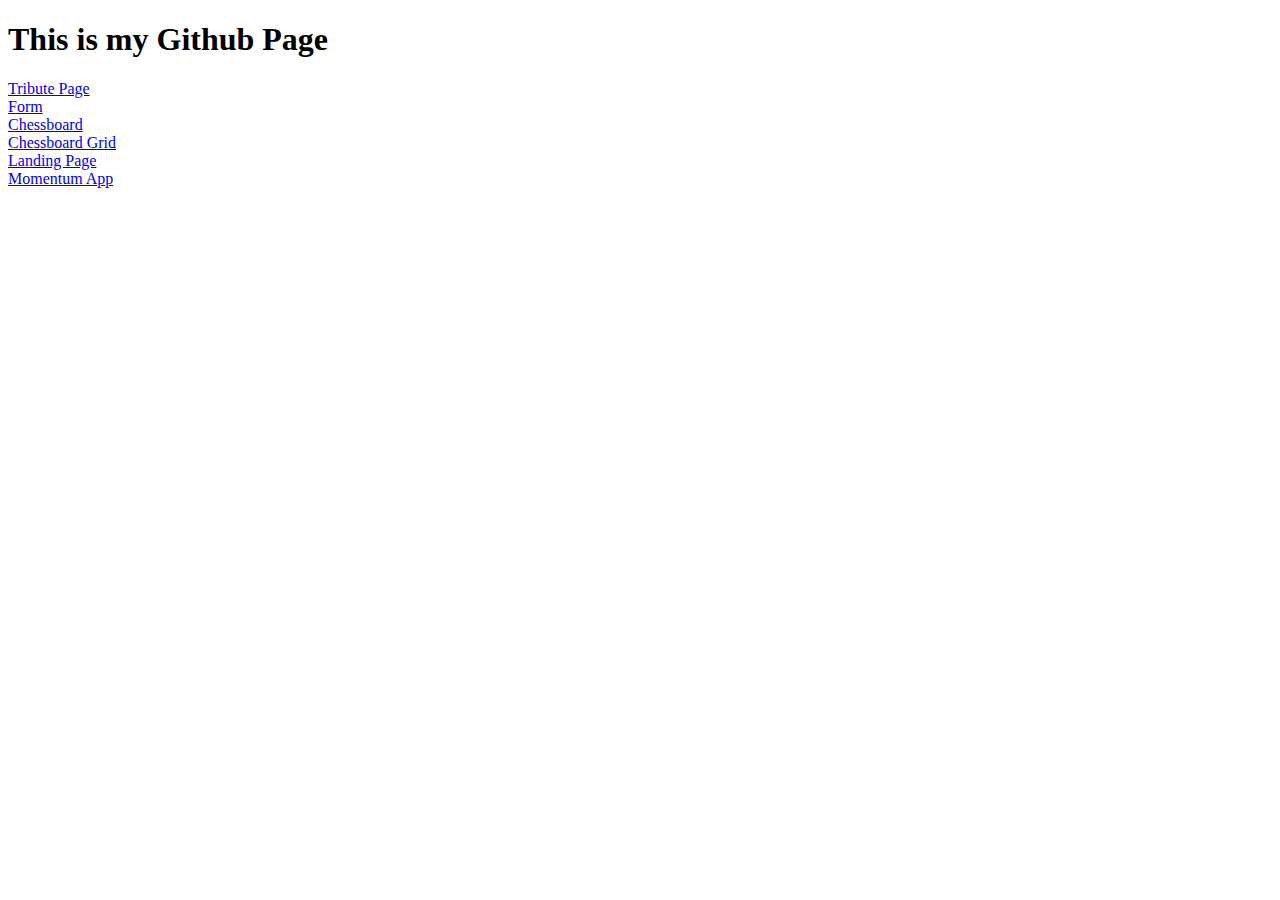
<file: index.html>
<!DOCTYPE html>
<html lang="en">
<head>
  <meta charset="UTF-8">
  <meta http-equiv="X-UA-Compatible" content="IE=edge">
  <meta name="viewport" content="width=device-width, initial-scale=1.0">
  <title>Activities</title>
</head>
<body>
  <h1>This is my Github Page</h1>
  <a href="./tribute-page/index.html">Tribute Page</a><br>
  <a href="./form/index.html">Form</a><br>
  <a href="./chess/index.html">Chessboard</a><br>
  <a href="./chess/grid.html">Chessboard Grid</a><br>
  <a href="./landing-page/index.html">Landing Page</a><br>
  <a href="./momentumApp/index.html">Momentum App</a><br>
</body>
</html>
</file>
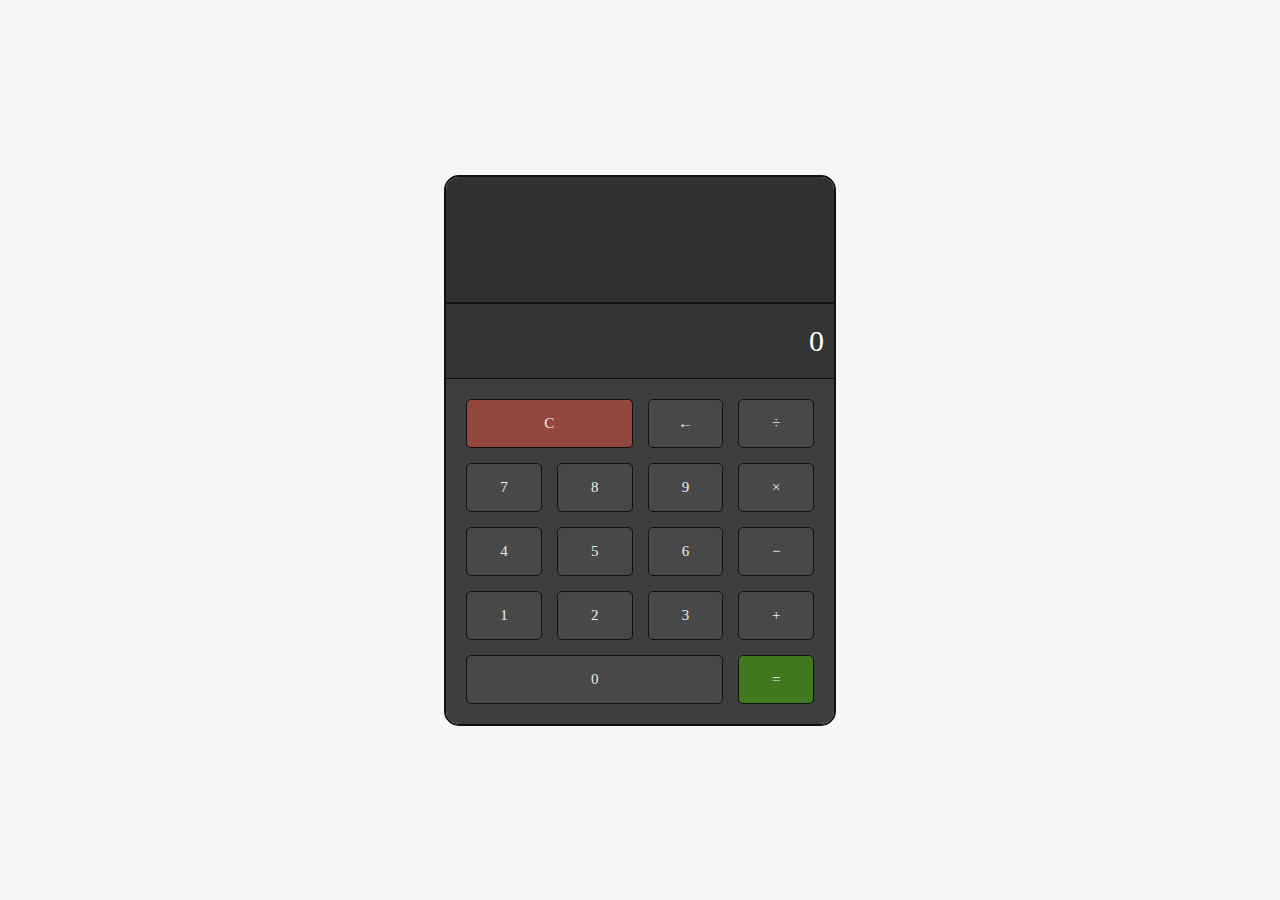
<file: calculator/index.html>
<!DOCTYPE html>
<html lang="en">
    <head>
        <meta charset="UTF-8">
        <meta name="viewport" content="width=device-width, initial-scale=1">
        <title>Calculator</title>

        <link href="https://fonts.googleapis.com/css2?family=Open+Sans:wght@300;400;600;700;800&display=swap" rel="stylesheet">
        <link href="style.css" rel="stylesheet">
        <script defer src="script.js"></script>
    </head>
    <body>
        <div class="calculator">
            <div id="history-panel"></div>
            <input type="text" id="field" value="0" readonly>
            <div class="calculator-buttons">
                <button id="clear-btn" class="tiles">C</button>
                <button id="backspace" class="tiles">&#8592;</button>
                <button class="number">&divide;</button>
                <button class="number">7</button>
                <button class="number">8</button>
                <button class="number">9</button>
                <button class="number">&times;</button>
                <button class="number">4</button>
                <button class="number">5</button>
                <button class="number">6</button>
                <button class="number">&minus;</button>
            
                <button class="number">1</button>
                <button class="number">2</button>
                <button class="number">3</button>
                <button class="number">&plus;</button>
                <button class="number is-zero">0</button>
                <button id="equals-btn" class="tiles">&equals;</button>
            </div>
        </div>
    </body>
</html>
</file>
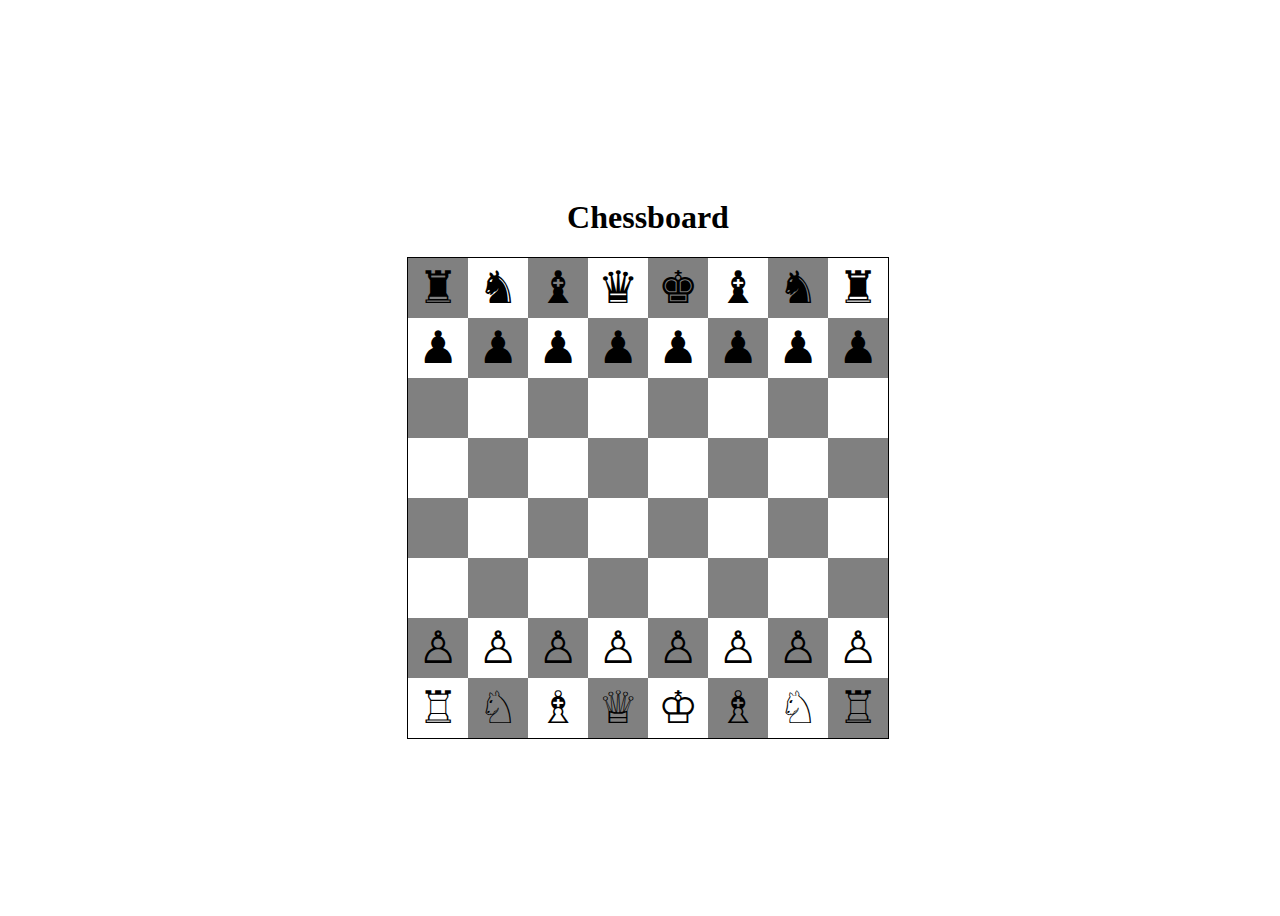
<file: chess/index.html>
<!DOCTYPE html>
<html lang="en">
<head>
  <meta charset="UTF-8">
  <meta http-equiv="X-UA-Compatible" content="IE=edge">
  <meta name="viewport" content="width=device-width, initial-scale=1.0">
  <!-- Main CSS -->
  <link rel="stylesheet" href="main.css">
  <title>Document</title>
</head>
<body>
  <h1>Chessboard</h1>
  <div class="board">
    <!-- Row 1 -->
    <div class="cell gray">&#9820;</div>
    <div class="cell">&#9822;</div>
    <div class="cell gray">&#9821;</div>
    <div class="cell">&#9819;</div>
    <div class="cell gray">&#9818;</div>
    <div class="cell">&#9821;</div>
    <div class="cell gray">&#9822;</div>
    <div class="cell">&#9820;</div>
    <!-- Row 2 -->
    <div class="cell">&#9823;</div>
    <div class="cell gray">&#9823;</div>
    <div class="cell">&#9823;</div>
    <div class="cell gray">&#9823;</div>
    <div class="cell">&#9823;</div>
    <div class="cell gray">&#9823;</div>
    <div class="cell">&#9823;</div>
    <div class="cell gray">&#9823;</div>
    <!-- Row 3 -->
    <div class="cell gray"></div>
    <div class="cell"></div>
    <div class="cell gray"></div>
    <div class="cell"></div>
    <div class="cell gray"></div>
    <div class="cell"></div>
    <div class="cell gray"></div>
    <div class="cell"></div>
    <!-- Row 4 -->
    <div class="cell"></div>
    <div class="cell gray"></div>
    <div class="cell"></div>
    <div class="cell gray"></div>
    <div class="cell"></div>
    <div class="cell gray"></div>
    <div class="cell"></div>
    <div class="cell gray"></div>
    <!-- Row 5 -->
    <div class="cell gray"></div>
    <div class="cell"></div>
    <div class="cell gray"></div>
    <div class="cell"></div>
    <div class="cell gray"></div>
    <div class="cell"></div>
    <div class="cell gray"></div>
    <div class="cell"></div>
    <!-- Row 6 -->
    <div class="cell"></div>
    <div class="cell gray"></div>
    <div class="cell"></div>
    <div class="cell gray"></div>
    <div class="cell"></div>
    <div class="cell gray"></div>
    <div class="cell"></div>
    <div class="cell gray"></div>
    <!-- Row 7 -->
    <div class="cell gray">&#9817;</div>
    <div class="cell">&#9817;</div>
    <div class="cell gray">&#9817;</div>
    <div class="cell">&#9817;</div>
    <div class="cell gray">&#9817;</div>
    <div class="cell">&#9817;</div>
    <div class="cell gray">&#9817;</div>
    <div class="cell">&#9817;</div>
    <!-- Row 8 -->
    <div class="cell">&#9814;</div>
    <div class="cell gray">&#9816;</div>
    <div class="cell">&#9815;</div>
    <div class="cell gray">&#9813;</div>
    <div class="cell">&#9812;</div>
    <div class="cell gray">&#9815;</div>
    <div class="cell">&#9816;</div>
    <div class="cell gray">&#9814;</div>
  </div>
</body>
</html>
</file>
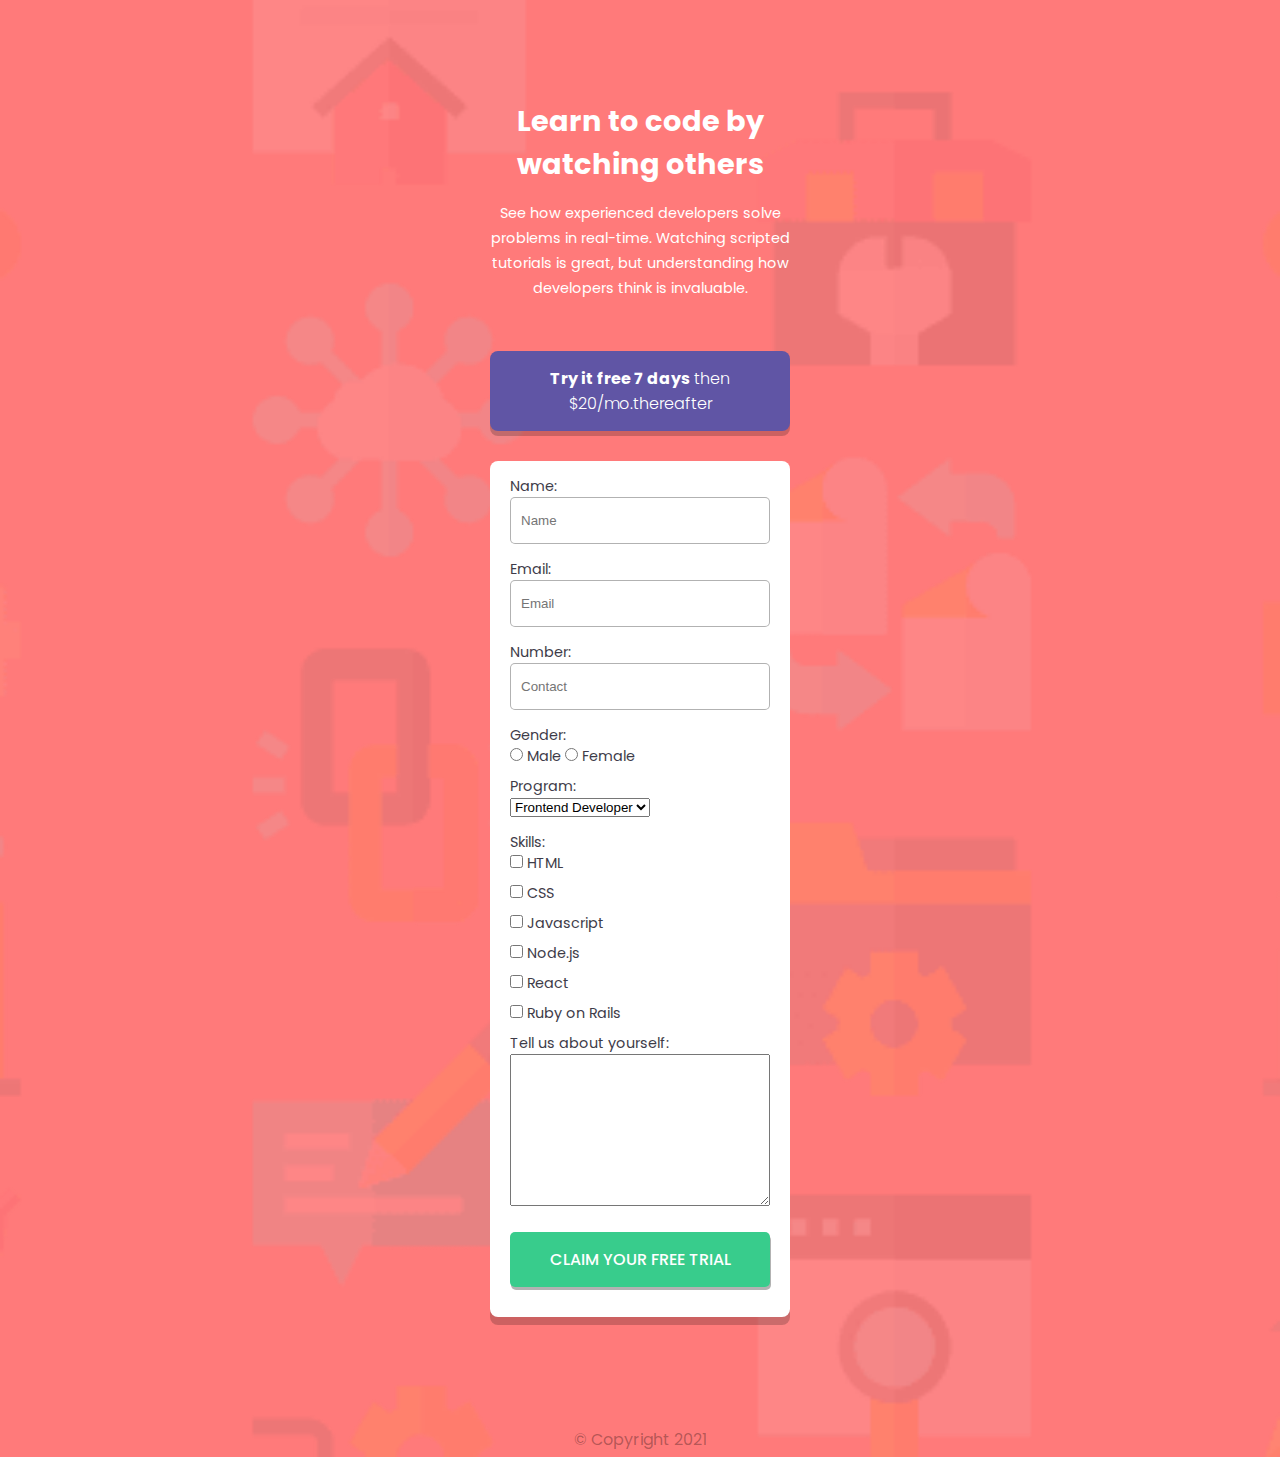
<file: form/index.html>
<!DOCTYPE html>
<html lang="en">
<head>
  <meta charset="UTF-8">
  <meta http-equiv="X-UA-Compatible" content="IE=edge">
  <meta name="viewport" content="width=device-width, initial-scale=1.0">
  <!-- Main CSS -->
  <link rel="stylesheet" href="main.css">
  <!-- Google Fonts -->
  <link rel="preconnect" href="https://fonts.googleapis.com">
  <link rel="preconnect" href="https://fonts.gstatic.com" crossorigin>
  <link href="https://fonts.googleapis.com/css2?family=Poppins:wght@400;500;600;700&display=swap" rel="stylesheet">
  <title>Sign Up Form</title>
</head>
<body>
  <main>
    <!-- Left Side -->
    <div class="left">
      <h1 id="title" class="title">Learn to code by watching others</h1>
      <p id="description" class="description">
        See how experienced developers solve problems in real-time. Watching scripted tutorials is great, 
        but understanding how developers think is invaluable. 
      </p>
    </div>
    <!-- Right Side  -->
    <div class="right">
      <h3>
        <span>Try it free 7 days</span>
        then $20/mo.thereafter
      </h3>
      <div class="box">
        <form id="survey-form"  class="scrollbar" action="">
          <!-- Name -->
          <label id="name-label" for="name">Name:</label><br>
          <input id="name" type="text" placeholder="Name" required><br>
          <!-- Email -->
          <label for="email" id="email-label">Email:</label><br>
          <input type="email" id="email" placeholder="Email" required><br>
          <!-- Number -->
          <label for="number" id="number-label">Number:</label><br>
          <input type="number" id="number" placeholder="Contact" minlength="7" maxlength="12"  required><br>
          <!-- Gender -->
          <label for="">Gender:</label><br>
          <input type="radio" id="male" name="gender" value="male">
          <label for="male">Male</label>
          <input type="radio" id="female" name="gender" value="female">
          <label for="female">Female</label><br>
          <!-- Dropdown  -->
          <label for="program">Program:</label><br>
          <select name="program" id="dropdown">
            <option value="fend">Frontend Developer</option>
            <option value="bend">Backend Developer</option>
            <option value="fstack">Fullstack Developer</option>
          </select><br>
          <!-- Checkbox -->
          <label for="skills">Skills:</label><br>
          <input type="checkbox" id="html" value="html">
          <label for="html">HTML</label><br>
          <input type="checkbox" id="css" value="css">
          <label for="css">CSS</label><br>
          <input type="checkbox" id="js" value="js">
          <label for="js">Javascript</label><br>
          <input type="checkbox" id="node" value="node">
          <label for="node">Node.js</label><br>
          <input type="checkbox" id="react" value="react">
          <label for="react">React</label><br>
          <input type="checkbox" id="ror" value="ror">
          <label for="ror">Ruby on Rails</label><br>
          <!-- Textarea -->
          <label for="about">Tell us about yourself:</label><br>
          <textarea name="about" id="about" cols="30" rows="10"></textarea>
          <!-- Submit Button  -->
          <input id="submit" type="submit" value="Claim your free trial">
        </form>
      </div>
    </div>
  </main>
  <footer>&copy; Copyright 2021</footer>
</body>
</html>
</file>
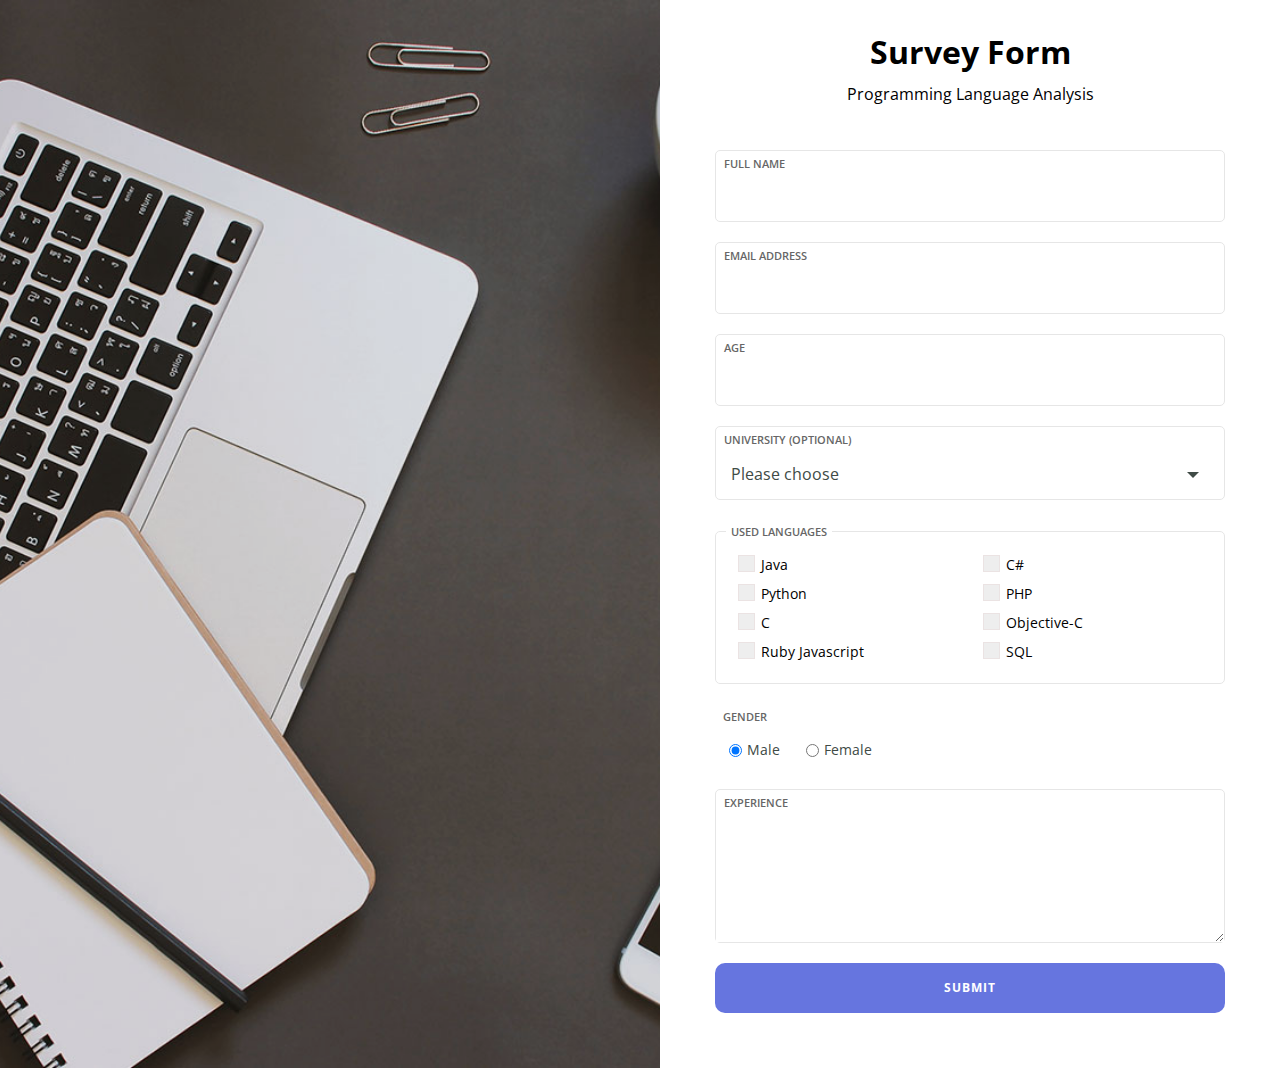
<file: survey-form/index.html>
<!DOCTYPE html>
<html lang="en">
    <head>
        <meta charset="utf-8">
        <title>Survey Form</title>
        <meta content="width=device-width, initial-scale=1.0" name="viewport">

        <link href="https://fonts.googleapis.com/css2?family=Open+Sans:wght@300;400;600;700;800&display=swap" rel="stylesheet">
        <link href="style.css" rel="stylesheet">
    </head>
    <body>
        <div id="overlay">
            <div id="overlay-content">
                <img src="loading.gif" alt="">
                <h3>Submitting entry, please wait for a while. . .</h3>
            </div>
        </div>
        <div class="container">
            <div class="wrap-container">

                <!-- 3. As a user, I want to see a form with id="survey-form" -->
                <form id="survey-form" name="survey" class="form" action="form-display.html" method="GET">
                    <div class="header-info">
                        <!-- 1. As a user, I want to see a title with id="title" in H1 sized text -->
                        <h1 id="title">Survey Form</h1>

                        <!-- 2. As a user, I want to see a short explanation with id="description" in P sized text -->
                        <p id="description">Programming Language Analysis</p>
                    </div>

                    <!-- 10. For the name, email and number input fields inside the form I can see
                    corresponding labels that describes the purpose of each field with the
                    following ids: id="name-label", id="email-label", id="number-label" -->
                    <!-- 11. For the name, email and number fields, I want to see a placeholder text that gives me
                    a description or instructions for each field. -->
                    <div class="wrap" id="name-parent">
                        <label id="name-label" for="name">Full name</label>

                        <!-- 4. As a user, I want to be required to enter my name in a field with id="name".
                        (Inside form element) -->
                        <input onblur="onBlur('name-parent', 'name')" onfocus="focused('name-parent')" required class="field-focus" id="name" type="text" name="name" placeholder="">
                        <span class="focus-border">
                            <i></i>
                        </span>
                    </div>
                    <div class="wrap" id="email-parent">

                        <!-- 6. As a user, I want to see a validation error if I enter an email that is not formatted
                        correctly. -->
                        <label id="email-label" for="email">Email Address</label>

                        <!-- 5. As a user, I want to be required to enter my email in a field with id="email".
                        (Inside form element) - REQUIRED NOT YET IMPLEMENTED -->
                        <input onblur="onBlur('email-parent', 'email')" onfocus="focused('email-parent')" pattern="[a-zA-Z0-9.-_]{1,}@[a-zA-Z.-]{2,}[.]{1}[a-zA-Z]{2,}" required class="field-focus" id="email" type="email" name="email" placeholder="">
                        <span class="focus-border">
                            <i></i>
                        </span>
                    </div>
                    <div class="wrap" id="number-parent">
                        <label id="number-label" for="number">Age</label>

                        <!-- 7. As a user, I should be able to enter a number in a field with id="number" -->
                        <!-- 8. As a user, if I enter non-numbers in the number input, I want to see an HTML5 validation error -->
                        <!-- 9. As a user, if I enter numbers outside the range of the number input, which are defined
                        by the min and max attributes, I will see an HTML5 validation error -->
                        <input onblur="onBlur('number-parent', 'number')" onfocus="focused('number-parent')" required min="1" max="100" title="Age must be a number and only accepts from 1 to 100." pattern="^(100|[1-9][0-9]?)$" class="field-focus" id="number" type="text" name="age" placeholder="">
                        <span class="focus-border">
                            <i></i>
                        </span>
                    </div>

                    <!-- 12. Inside the form element, I want a select option from a dropdown that has a corresponding
                    id="dropdown" -->
                    <div class="wrap" id="select-parent">
                        <label class="field-label" for="dropdown">University (optional)</label>
                        <div class="custom-select field-focus">
                            <select id="dropdown" name="university">
                                <option value="0">Please choose</option>
                                <option value="University of Cebu - Banilad">University of Cebu - Banilad</option>
                                <option value="University of Lapu-Lapu Mandaue">University of Lapu-Lapu Mandaue</option>
                                <option value="Ateneo de Manila University">Ateneo de Manila University</option>
                                <option value="De La Salle University Manila">De La Salle University Manila</option>
                                <option value="Avion School">Avion School</option>
                            </select>
                        </div>  
                        <span class="focus-border">
                            <i></i>
                        </span>               
                    </div>

                    <!-- 14. Inside the form element, I want to select several fields from a series
                    of checkboxes, each of which must have a value attribute.-->
                    <div class="wrap no-border">
                        <fieldset class="group" id="checbox-parent"> 
                            <legend>USED LANGUAGES</legend> 
                            <ul class="checkbox"> 
                                <label class="container-checkbox">Java
                                    <input onchange="handleCheckbox()" name="language" type="checkbox" id="java"  value="java" type="checkbox">
                                    <span class="checkmark"></span>
                                </label>
                                <label class="container-checkbox">Python
                                    <input onchange="handleCheckbox()" name="language" id="python" value="python" type="checkbox">
                                    <span class="checkmark"></span>
                                </label>
                                <label class="container-checkbox">C
                                    <input onchange="handleCheckbox()" name="language" id="c" value="c" type="checkbox">
                                    <span class="checkmark"></span>
                                </label>
                                <label class="container-checkbox">Ruby Javascript
                                    <input onchange="handleCheckbox()" name="language" onchange="handleCheckbox()" id="ruby-javascript" value="ruby-javascript" type="checkbox">
                                    <span class="checkmark"></span>
                                </label>
                                <label class="container-checkbox">C#
                                    <input onchange="handleCheckbox()" name="language" id="c#" value="c#" type="checkbox">
                                    <span class="checkmark"></span>
                                </label>
                                <label class="container-checkbox">PHP
                                    <input onchange="handleCheckbox()" name="language" id="php" value="php" type="checkbox">
                                    <span class="checkmark"></span>
                                </label>
                                <label class="container-checkbox">Objective-C
                                    <input onchange="handleCheckbox()" name="language" id="objective-c" value="objective-c" type="checkbox">
                                    <span class="checkmark"></span>
                                </label>
                                <label class="container-checkbox">SQL
                                    <input onchange="handleCheckbox()" name="language" id="sql" value="sql" type="checkbox">
                                    <span class="checkmark"></span>
                                </label>
                            </ul> 
                        </fieldset> 
                    </div>

                    <!-- 13. Inside the form element, I want to select a field from one or more groups of radion buttons.
                    Each group should be grouped using the name attribute -->
                    <div class="wrap no-border">
                        <label class="field-label" for="gender">Gender</label>
                        <div id="genders">
                            <input checked id="male" value="male" type="radio" name="gender">
                            <label class="radio" for="male">Male</label>
                            <input id="female" value="female" type="radio" name="gender">
                            <label class="radio" for="female">Female</label>
                        </div>
                    </div>

                    <!-- 15. Inside the form element, I want to see a textarea at the end for additional comments. -->
                    <div class="wrap" id="comment-parent">
                        <label class="field-label" for="comment">Experience</label>
                        <textarea required onblur="onBlur('comment-parent', 'comment')" onfocus="focused('comment-parent')" class="field-focus" name="comment" id="comment" cols="30" rows="4" placeholder=""></textarea>
                        <span class="focus-border">
                            <i></i>
                        </span>
                    </div>

                    <!-- 16. Inside the form element, I want to see a button with id="submit" to submit all my inputs -->
                    <!-- 17. I can submit my inputsto the address bar -->
                    <button type="submit" id="submit">Submit</button>
                </form>
                <div class="container-img">
                </div>
            </div>
        </div>
    </body>
<script>
let x, i, j, l, ll, selElmnt, a, b, c, y

/* Look for any elements with the class "custom-select" */
x = document.getElementsByClassName("custom-select")
l = x.length;
for (i = 0; i < l; i++) {
    selElmnt = x[i].getElementsByTagName("select")[0]
    ll = selElmnt.length

    /* For each element, create a new div that will act as the selected item */

    a = document.createElement("div")
    a.setAttribute("class", "select-selected")
    a.innerHTML = selElmnt.options[selElmnt.selectedIndex].innerHTML;
    x[i].appendChild(a)
    
    /* For each element, create a new DIV that will contain the option list */
    b = document.createElement("div")
    b.setAttribute("class", "select-items select-hide")
    for (j = 1; j < ll; j++) {

        /* For each option in the original select element,
        create a new DIV that will act as an option item */
        c = document.createElement("DIV")
        c.innerHTML = selElmnt.options[j].innerHTML
        c.addEventListener("click", function(e) {
            /* When an item is clicked, update the original select box,
            and the selected item */
            let i, k, s, h, sl, yl
            s = this.parentNode.parentNode.getElementsByTagName("select")[0]
            sl = s.length
            h = this.parentNode.previousSibling
            for (i = 0; i < sl; i++) {
                if (s.options[i].innerHTML == this.innerHTML) {
                    s.selectedIndex = i
                    h.innerHTML = this.innerHTML
                    y = this.parentNode.getElementsByClassName("same-as-selected")
                    yl = y.length

                    for (k = 0; k < yl; k++) {
                        y[k].removeAttribute("class")
                    }
                    
                    this.setAttribute("class", "same-as-selected")
                    break
                }
            }
            h.click()
        })
        b.appendChild(c)
    }
    x[i].appendChild(b)
    a.addEventListener("click", function(e) {

        /* When the select box is clicked, close any other select boxes,
        and open/close the current select box */
        e.stopPropagation()
        closeAllSelect(this)
        this.nextSibling.classList.toggle("select-hide")
        this.classList.toggle("select-arrow-active")
    })
}

function closeAllSelect(elmnt) {

    /* A function that will close all select boxes in the document,
    except the current select box */
    let x, y, i, xl, yl, arrNo = []
    x = document.getElementsByClassName("select-items")
    y = document.getElementsByClassName("select-selected")
    xl = x.length
    yl = y.length

    for (i = 0; i < yl; i++) {
        if (elmnt == y[i]) {
            arrNo.push(i)
        } else {
            y[i].classList.remove("select-arrow-active")
        }
    }

    for (i = 0; i < xl; i++) {
        if (arrNo.indexOf(i)) {
            x[i].classList.add("select-hide")
        }
    }
}

function handleSubmit (e) {
    e.preventDefault()
    surveyForm.reportValidity()

    validateInputField()
    validateChexbox()
    validateTextarea()

    if (surveyForm.reportValidity() && selected) {
        let overlay = document.getElementById('overlay')

        overlay.style.display = 'block'

        setTimeout(function () {
            overlay.style.display = 'none'
            HTMLFormElement.prototype.submit.call(surveyForm)
            surveyForm.reset()
        }, 4000)
    }
}

function validateInputField () {
    let inputs = document.querySelectorAll('input')
    
    for (let i = 0; i < inputs.length; i++) {
        let parent = document.getElementById(inputs[i].id).parentElement
        if (inputs[i].validity.valueMissing || !inputs[i].validity.valid) {
            parent.style.border = '1px solid red !important'
            inputs[i].focus()
        }
    }
}

function validateTextarea () {
    let comment = document.getElementById('comment')
    let parent = document.getElementById('comment-parent')
    
    if (!comment.validity.valid) {
        comment.focus()
        parent.style.border = '1px solid red !important'
    }
}

function validateChexbox () {
    let parent = document.getElementById('checbox-parent')

    for (let i = 0; i < checkboxes.length; i++) {
        if (checkboxes[i].checked) {
            selected = true
            break
        } else {
            selected = false
        }
    }
    
    if (!selected) {
        parent.style.border = '1px solid red'
    } else {
        parent.style.border = '1px solid #e6e6e6'
    }
}

function focused (parent) {
    document.getElementById(parent).style.border = 'none'
}

function onBlur (parent, elem) {
    document.getElementById(parent).style.border = '1px solid #e6e6e6'

    if (!document.getElementById(elem).validity.valid) {
        document.getElementById(parent).style.border = '1px solid red'
    } else {
        document.getElementById(parent).style.border = '1px solid #6675df'
    }
}

function handleCheckbox () {
    let parent = document.getElementById('checbox-parent')
    
    for (let i = 0; i < checkboxes.length; i++) {
        if (checkboxes[i].checked) {
            parent.style.border = '1px solid #e6e6e6'
            break
        } else {
            ctr++
        }
    }

    if (ctr == 8) {
        parent.style.border = '1px solid red'
    }
}

let ctr = 0
let surveyForm = document.forms.survey
let submit = document.getElementById('submit')
let checkboxes = document.querySelectorAll('input[type=checkbox]')
let selected = false

document.addEventListener('click', closeAllSelect)
submit.addEventListener('click', handleSubmit)
</script>
</html>
</file>
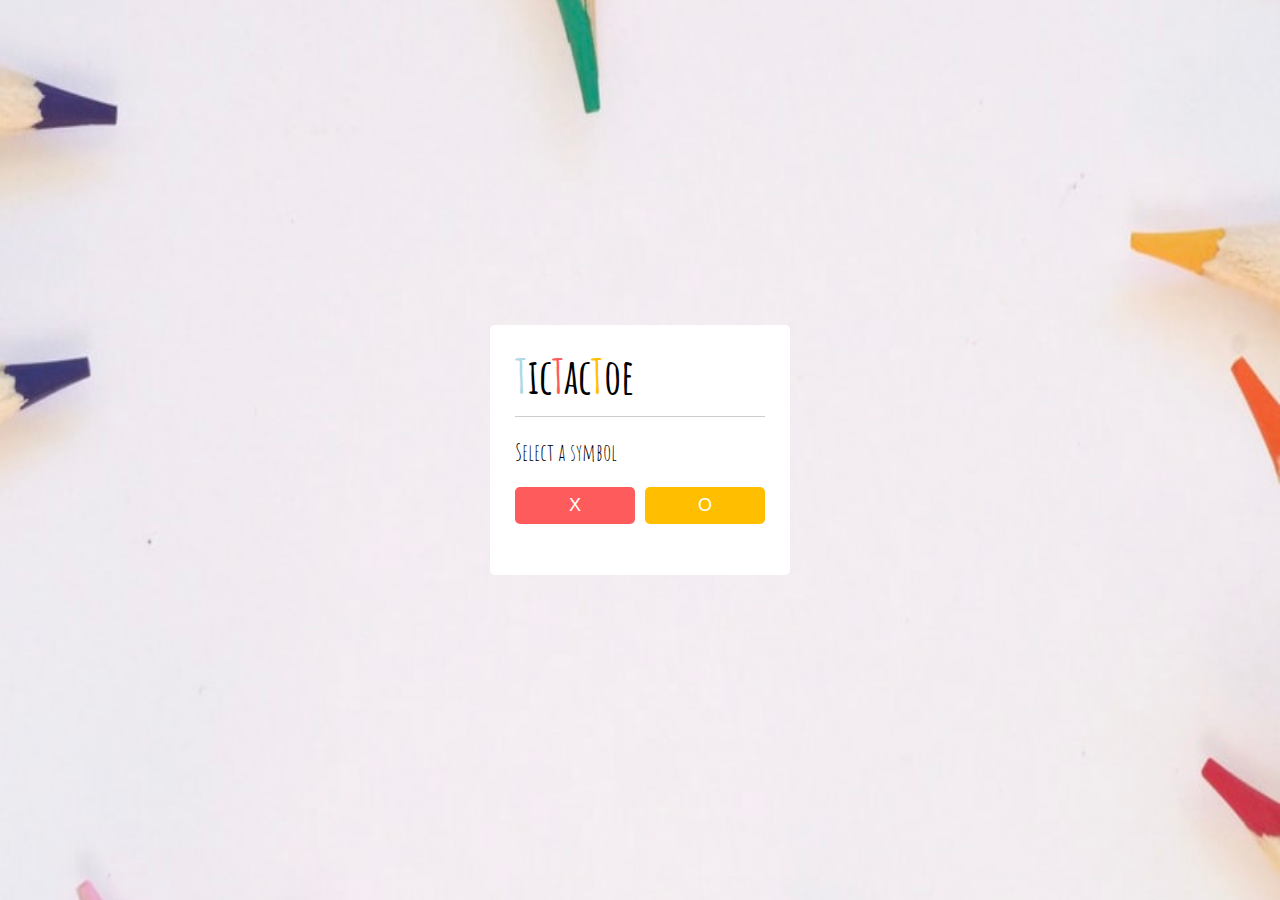
<file: tic-tac-toe/index.html>
<!DOCTYPE html>
<html lang="en">
<head>
  <meta charset="UTF-8">
  <meta http-equiv="X-UA-Compatible" content="IE=edge">
  <meta name="viewport" content="width=device-width, initial-scale=1.0">
  <!-- Main CSS  -->
  <link rel="stylesheet" href="main.css">
  <!-- Font Awesome  -->
  <link rel="stylesheet" href="https://pro.fontawesome.com/releases/v5.10.0/css/all.css">
  <!-- Google Fonts  -->
  <link rel="preconnect" href="https://fonts.googleapis.com">
  <link rel="preconnect" href="https://fonts.gstatic.com" crossorigin>
  <link href="https://fonts.googleapis.com/css2?family=Amatic+SC:wght@400;700&family=Glory:wght@500&display=swap" rel="stylesheet">
  <title>tictactow</title>
</head>
<body>
  <!-- Select Box -->
  <div class="select-box">
    <header><span style='color: #add8e6;'>T</span>ic<span style='color: #fe5c5c;'>T</span>ac<span style='color: #ffbf00;'>T</span>oe</header>
    <div class="content">
      <div class="title">Select a symbol</div>
      <div class="options">
        <button class="playerX">X</button>
        <button class="playerO">O</button>
      </div>
    </div>
  </div>
  <!-- Game Title  -->
  <h1 class="game-title"><span style='color: #add8e6;'>T</span>ic<span style='color: #fe5c5c;'>T</span>ac<span style='color: #ffbf00;'>T</span>oe</h1>
  <!-- Game Container  -->
  <div class="game-container">
    <!-- Row 1  -->
    <section>
      <span data-cell-index="0" class="cell1 cell"></span>
      <span data-cell-index="1" class="cell2 cell"></span>
      <span data-cell-index="2" class="cell3 cell"></span>
    </section>
    <!-- Row 2  -->
    <section>
      <span data-cell-index="3" class="cell4 cell"></span>
      <span data-cell-index="4" class="cell5 cell"></span>
      <span data-cell-index="5" class="cell6 cell"></span>
    </section>
    <!-- Row 3  -->
    <section>
      <span data-cell-index="6" class="cell7 cell"></span>
      <span data-cell-index="7" class="cell8 cell"></span>
      <span data-cell-index="8" class="cell9 cell"></span>
    </section>
  </div>
  <!-- playboard section  -->
  <div class="play-board">
    <div class="details">
      <div class="players">
        <span class="Xturn">X</span>
        <span class="Oturn">O</span>
        <div class="slider"></div>
      </div>
    </div>
  </div>
  <!-- result box  -->
  <div class="result-box">
    <div class="won-text"></div>
    <div class="btn-close">
      <button>Close</button>
    </div>
  </div>
  <!-- Prev, Next, Reload Buttons -->
  <div class="buttons">
    <span class="prev"><i class="fas fa-chevron-left"></i></span>
    <span class="reload" onClick="window.location.reload();"><i class="fas fa-sync-alt"></i></span>
    <span class="next"><i class="fas fa-chevron-right"></i></span>
  </div>
  <!-- Javascript  -->
  <script src="main.js"></script>
</body>
</html>
</file>
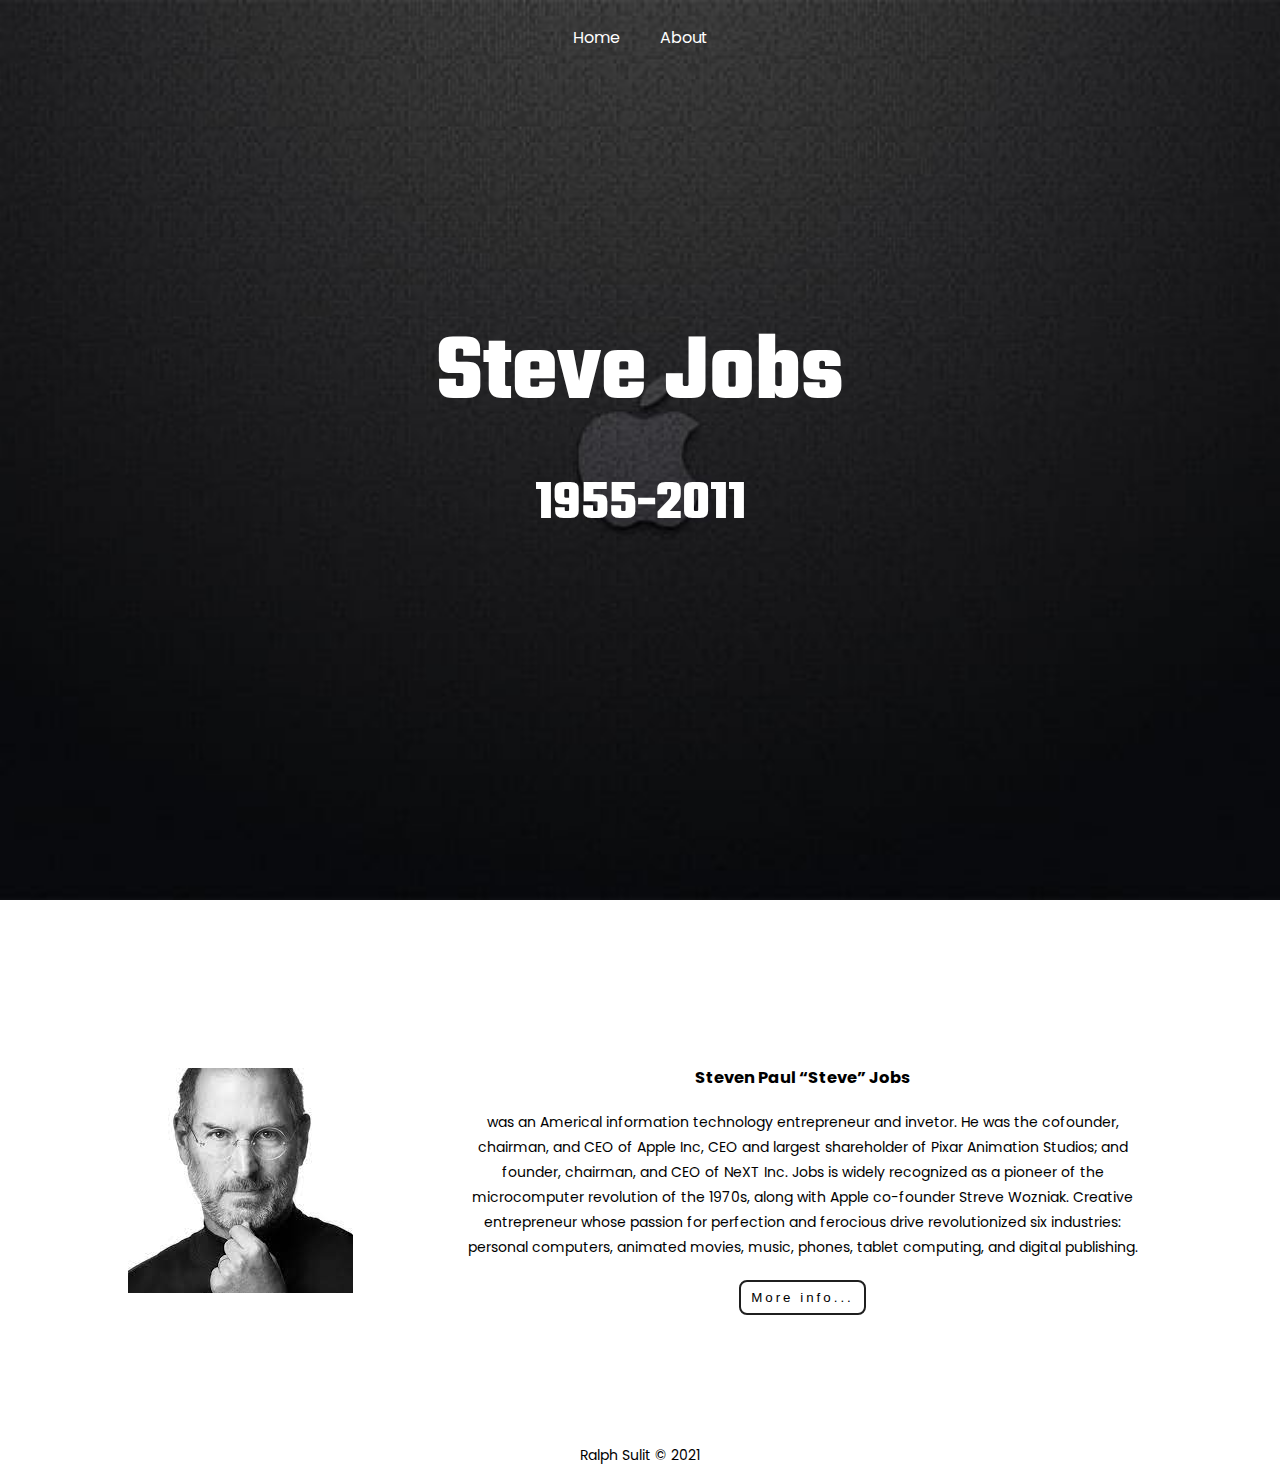
<file: tribute-page/index.html>
<!DOCTYPE html>
<html lang="en">
<head>
  <meta charset="UTF-8">
  <meta http-equiv="X-UA-Compatible" content="IE=edge">
  <meta name="viewport" content="width=device-width, initial-scale=1.0">
  <!-- Main CSS -->
  <link rel="stylesheet" href="main.css">
  <!-- Google Font -->
  <link rel="preconnect" href="https://fonts.googleapis.com">
  <link rel="preconnect" href="https://fonts.gstatic.com" crossorigin>
  <link href="https://fonts.googleapis.com/css2?family=Poppins&family=Teko&display=swap" rel="stylesheet">
</head>
<body>
  <div id="main">
    <header>
      <nav>
        <ul>
          <li><a href="">Home</a></li>
          <li><a href="#bio">About</a></li>
        </ul>
      </nav>
    </header>
    <main>
      <h1 id="title">Steve Jobs</h1>
      <h3>1955-2011</h3>
    </main>
    <section id="bio" class="bio">
      <div id="img-div">
        <img id="image" src="images/img.jfif" alt="steve jobs">
        <div id="img-caption">
          <h3>Steven Paul “Steve” Jobs</h3>
          <p id="tribute-info">
            was an Americal information technology entrepreneur and invetor. He was the cofounder, chairman, and CEO of Apple Inc, CEO and largest shareholder of Pixar Animation Studios; and founder, chairman, and CEO of NeXT Inc. Jobs is widely recognized as a pioneer of the microcomputer revolution of the 1970s, along with Apple co-founder Streve Wozniak. Creative entrepreneur whose passion for perfection and ferocious drive revolutionized six industries: personal computers, animated movies, music, phones, tablet computing, and digital publishing.
          </p>
          <button>
            <a href="https://www.biography.com/business-figure/steve-jobs" id="tribute-link" target="_blank">More info...</a>
          </button>
        </div>
      </div>
    </section>
    <footer id="footer">
      Ralph Sulit &copy 2021
    </footer>
  </div>
  <!-- <div id="main">
    <h1 id="title">Steve Jobs</h1>
    <div class="wrapper">
      <div id="img-div">
        <img src="images/img.jfif" alt="steve jobs" id="image">
      </div>
      <div id="img-caption">
        <h3>Steven Paul "Steve" Jobs</h3>
        <p id="tribute-info">
          was an Americal information technology entrepreneur and invetor. He was the cofounder, chairman, and CEO of Apple Inc, CEO and largest shareholder of Pixar Animation Studios; and founder, chairman, and CEO of NeXT Inc. Jobs is widely recognized as a pioneer of the microcomputer revolution of the 1970s, along with Apple co-founder Streve Wozniak. Creative entrepreneur whose passion for perfection and ferocious drive revolutionized six industries: personal computers, animated movies, music, phones, tablet computing, and digital publishing.
        </p>
        
      </div>
    </div>
  </div> -->
</body>
</html>
</file>
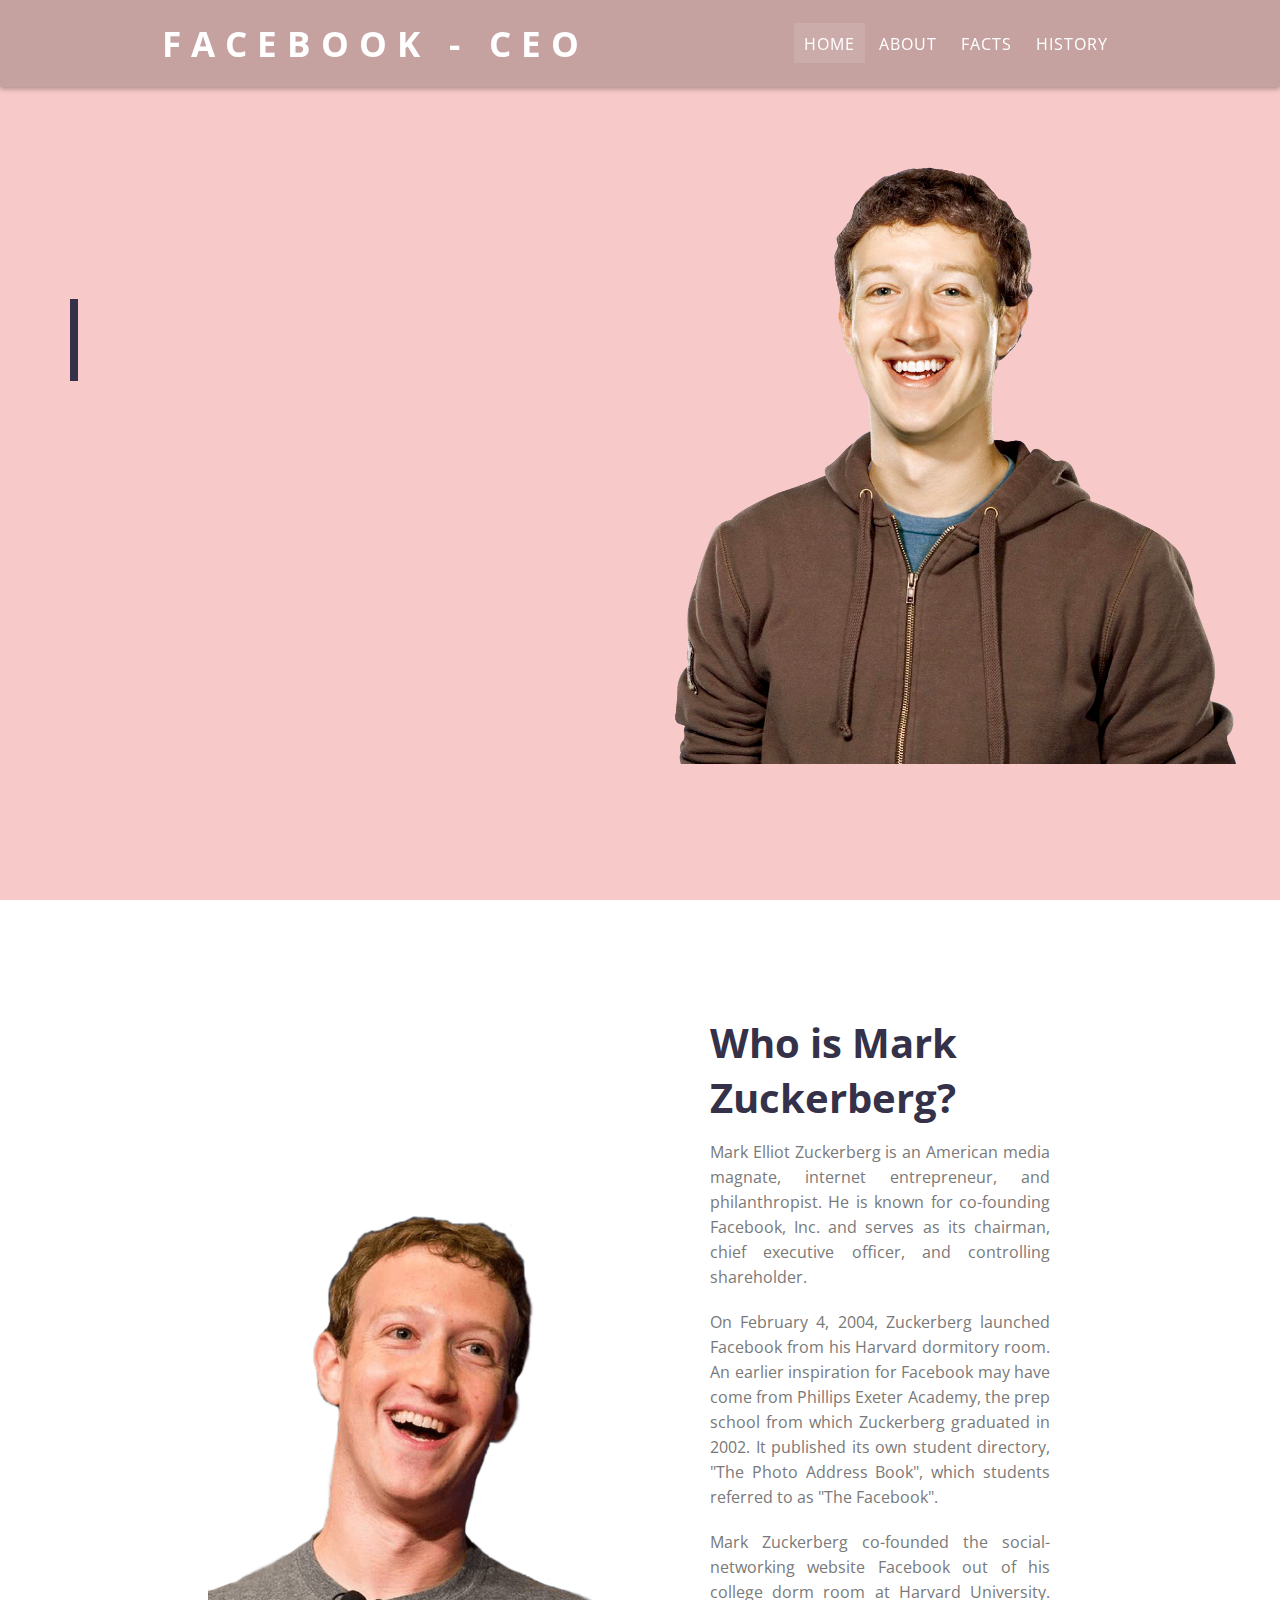
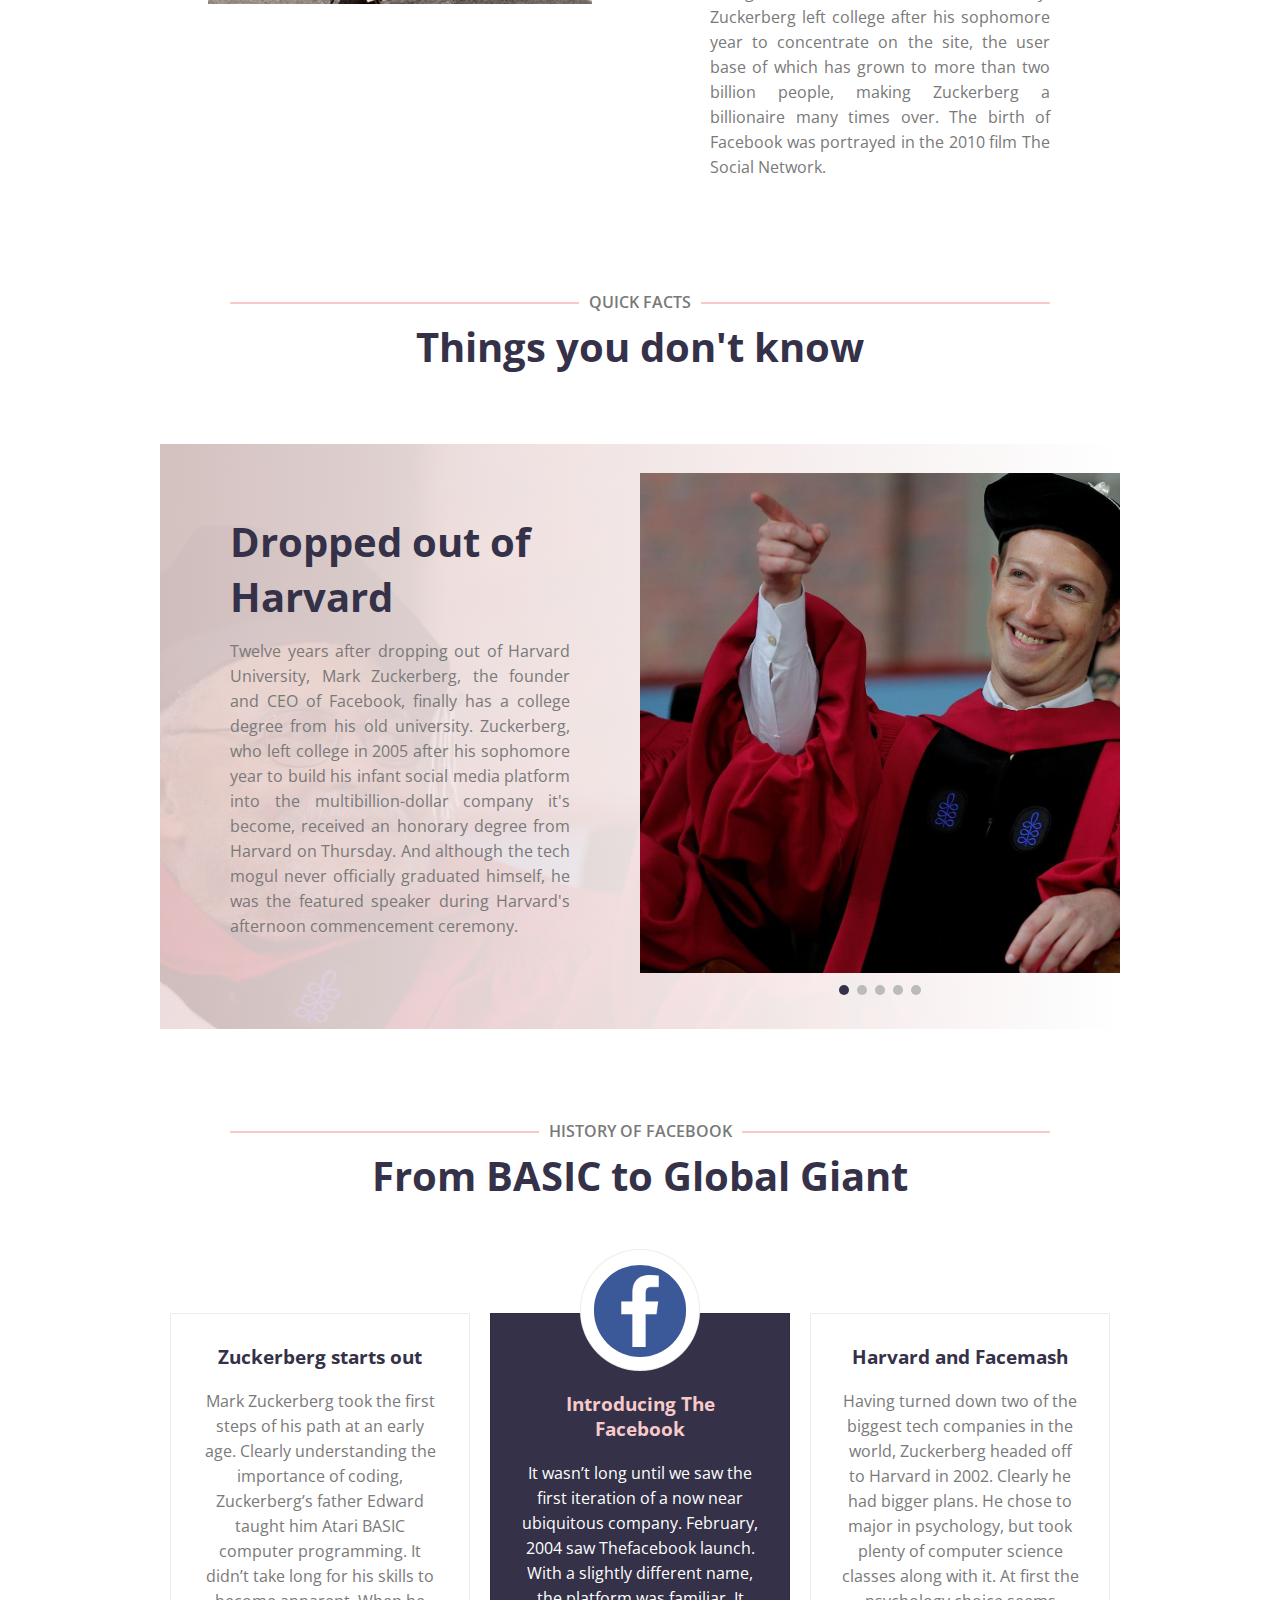
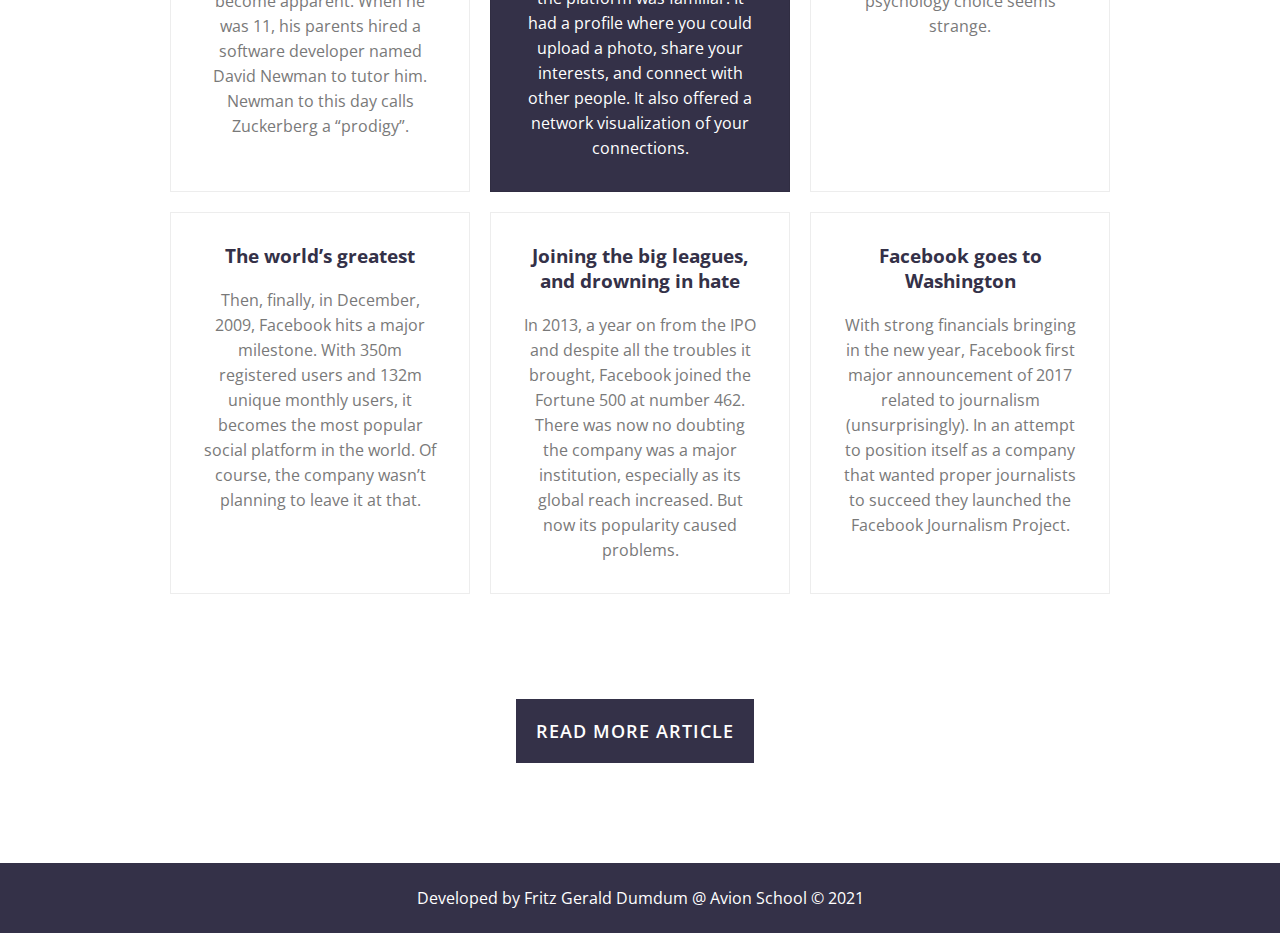
<file: tribute/index.html>
<!DOCTYPE html>
<html lang="en">
<head>
    <meta charset="UTF-8">
    <meta name="viewport" content="width=device-width, initial-scale=1">
    <title>Tribute</title>
    <link rel="stylesheet" href="assets/css/style.css">
    <link rel="preconnect" href="https://fonts.googleapis.com">
    <link rel="preconnect" href="https://fonts.gstatic.com" crossorigin>

    <link href="https://fonts.googleapis.com/css2?family=Open+Sans:wght@300;400;600;700;800&display=swap" rel="stylesheet">
    <script src="https://ajax.googleapis.com/ajax/libs/jquery/3.5.1/jquery.min.js"></script>
</head>
<body>

    <!-- 1. As a user, I want my tribute page to have an element with a corresponding id="main",
    which contains all other elements. -->
    <div id="main" class="align-items-center">
        <div class="navbar navbar-top nav-sticky flex">
            <div class="container flex align-items-center">
                
                <!-- 2. As a user, I want to see an element with a corresponding id="title", 
                which contains a string(i.e. text) that describes the subject of the
                tribute page (e.g. "Steve Jobs"). -->
                <span id="title">FACEBOOK - CEO</span>
                <div class="navbar-nav">
                    <a href="#home" class="nav-item nav-link active target">Home</a>
                    <a href="#about" class="nav-item nav-link target">About</a>
                    <a href="#facts" class="nav-item nav-link target">Facts</a>
                    <a href="#quick-facts" class="nav-item nav-link target">History</a>
                </div>
            </div>
        </div>
        <div class="header" id="home">
            <div class="container">

                <!-- 3. As a user, I want to see a div element with a corresponding id="img-div". -->
                <div id="img-div" class="flex align-items-center">
                    <div class="w-half">
                        <div class="header-text">
                            <h1 class="typewriter">MARK ZUCKERBERG</h1>

                            <!-- 5. As a user, I want to see an element with a corresponding id="img-caption"
                            that contains text context describing the image show in img-div. -->
                            <p id="img-caption">
                                "The biggest risk is not taking any risk... In a world that is changing really quickly,
                                the only strategy that is guaranteed to fail is not taking risks."
                            </p>
                        </div>
                    </div>
                    <div class="w-half">

                        <!-- 4. As a user, I want to see an img element with a corresponding id="image" within
                        the 'img-div' element. -->
                        <!-- 8. As a user, I want the img element to be responsive to resizing, relative to the
                             width of its parent element.-->
                        <!-- 9. As a user, I want the img element to be centered within its parent element. -->
                        <img id="image" class="center-image" src="images/mark.png" />
                    </div>
                </div>
            </div>
        </div>
        
        <div class="w-one-third">
            <div id="about">
                <div class="container flex">
                    <div class="flex align-items-center">
                        <div class="w-half">
                            <img class="center-image" src="images/smiley-mark.png" />
                        </div>
                        <div class="w-half">
                            <div class="section-header">
                                <h2>Who is Mark Zuckerberg?</h2>

                                <!-- 6. As a user, I want to see an element with a corresponding id="tribute-info" which contains text
                                content describing the subject of the tribute page.  -->
                                <p id="tribute-info">
                                    Mark Elliot Zuckerberg is an American media magnate, internet entrepreneur, and philanthropist. 
                                    He is known for co-founding Facebook, Inc. and serves as its chairman, chief executive officer, 
                                    and controlling shareholder.
                                </p>
                                <p>
                                    On February 4, 2004, Zuckerberg launched Facebook from his Harvard dormitory room. 
                                    An earlier inspiration for Facebook may have come from Phillips Exeter Academy, the 
                                    prep school from which Zuckerberg graduated in 2002. It published its own student 
                                    directory, "The Photo Address Book", which students referred to as "The Facebook". 
                                </p>
                                <p>
                                    Mark Zuckerberg co-founded the social-networking website Facebook out of his college dorm 
                                    room at Harvard University. Zuckerberg left college after his sophomore year to concentrate 
                                    on the site, the user base of which has grown to more than two billion people, making 
                                    Zuckerberg a billionaire many times over. The birth of Facebook was portrayed in the 2010 
                                    film The Social Network.
                                </p>
                            </div>
                        </div>
                    </div>
                </div>
            </div>
            <div id="facts" class="section-header text-center">
                <p class="semi-title">QUICK FACTS</p>
                <hr>
                <h2>Things you don't know</h2>
            </div>
            <div id="slideshow">
                <div class="container flex">
                    <div class="flex align-items-center">
                        <div class="w-half">
                            <div class="section-header">
                                <h2 id="slideshow-title">Who is Mark Zuckerberg?</h2>
                                <p id="slideshow-content">
                                    On February 4, 2004, Zuckerberg launched Facebook from his Harvard dormitory room. 
                                    An earlier inspiration for Facebook may have come from Phillips Exeter Academy, the 
                                    prep school from which Zuckerberg graduated in 2002. It published its own student 
                                    directory, "The Photo Address Book", which students referred to as "The Facebook". 
                                </p>
                            </div>
                        </div>
                        <div class="w-half">
                            <div class="slideshow-container">
                                <div class="slides fade">
                                    <img class="slide-img" src="images/graduate.jpg">
                                </div>
                                <div class="slides fade">
                                    <img class="slide-img" src="images/party.jpeg">
                                </div>
                                <div class="slides fade">
                                    <img class="slide-img" src="images/marriage.jpeg">
                                </div>
                                <div class="slides fade">
                                    <img class="slide-img" src="images/apps.jpg">
                                </div>
                                <div class="slides fade">
                                    <img class="slide-img" src="images/ceo.jpg">
                                </div>
                                <div class="text-center">
                                    <span class="dot" onclick="currentSlide(1)"></span>
                                    <span class="dot" onclick="currentSlide(2)"></span>
                                    <span class="dot" onclick="currentSlide(3)"></span>
                                    <span class="dot" onclick="currentSlide(4)"></span>
                                    <span class="dot" onclick="currentSlide(5)"></span>
                                </div>
                            </div>
                        </div>
                    </div>
                </div>
            </div>
        </div>
        <div class="quick-facts" id="quick-facts">
            <div class="container">
                <div class="flex align-items-center">
                    <div class="w-one-third">
                        <div class="section-header text-center">
                            <p class="semi-title">HISTORY OF FACEBOOK</p>
                            <hr>
                            
                            <!-- 10. As a user, I want to read a post, article or story about the person with 
                            at least 2 headings in h1 .. h6 and paragraphs in p -->
                            <h2>From BASIC to Global Giant</h2>
                        </div>
                        <div class="flex">
                            <div class="quick-facts-item">
                                <h3>Zuckerberg starts out</h3>
                                <p>
                                    Mark Zuckerberg took the first steps of his path at an early age. Clearly understanding 
                                    the importance of coding, Zuckerberg’s father Edward taught him Atari BASIC 
                                    computer programming. It didn’t take long for his skills to become apparent. 
                                    When he was 11, his parents hired a software developer named David Newman to tutor 
                                    him. Newman to this day calls Zuckerberg a “prodigy”.
                                </p>
                            </div>
                            <div class="quick-facts-item active">
                                <div>
                                    <img src="images/logo.png" alt="logo">
                                </div>
                                <h3>Introducing The Facebook</h3>
                                <p>
                                    It wasn’t long until we saw the first iteration of a now near ubiquitous company. 
                                    February, 2004 saw Thefacebook launch. With a slightly different name, the 
                                    platform was familiar. It had a profile where you could upload a photo, share your 
                                    interests, and connect with other people. It also offered a network visualization 
                                    of your connections.
                                </p>
                            </div>
                            <div class="quick-facts-item">
                                <h3>Harvard and Facemash</h3>
                                <p>
                                    Having turned down two of the biggest tech companies in the world, Zuckerberg headed 
                                    off to Harvard in 2002. Clearly he had bigger plans. He chose to major in psychology, 
                                    but took plenty of computer science classes along with it. At first the psychology 
                                    choice seems strange. 
                                </p>
                            </div>
                        </div>
                        <div class="flex">
                            <div class="quick-facts-item">
                                <h3>The world’s greatest</h3>
                                <p>
                                    Then, finally, in December, 2009, Facebook hits a major milestone. With 350m 
                                    registered users and 132m unique monthly users, it becomes the most popular 
                                    social platform in the world. Of course, the company wasn’t planning to leave 
                                    it at that.
                                </p>
                            </div>
                            <div class="quick-facts-item">
                                <h3>Joining the big leagues, and drowning in hate</h3>
                                <p>
                                    In 2013, a year on from the IPO and despite all the troubles it brought, 
                                    Facebook joined the Fortune 500 at number 462. There was now no doubting 
                                    the company was a major institution, especially as its global reach increased. 
                                    But now its popularity caused problems.
                                </p>
                            </div>
                            <div class="quick-facts-item">
                                <h3>Facebook goes to Washington</h3>
                                <p>
                                    With strong financials bringing in the new year, Facebook first major 
                                    announcement of 2017 related to journalism (unsurprisingly). In an 
                                    attempt to position itself as a company that wanted proper journalists 
                                    to succeed they launched the Facebook Journalism Project.
                                </p>
                            </div>
                        </div>
                    </div>
                </div>
            </div>
        </div>
        <div class="container">
            <div class="flex align-items-center">
                <div class="w-one-third">
                    <div class="section-header text-center">

                            <!-- 7. As a user, I want to see an element with a corresponding id="tribute-link", which links
                            to an outside site that contains additional information about the subject of the tribute page. -->
                            <a id="tribute-link" class="btn" target="_blank" href="https://www.biography.com/business-figure/mark-zuckerberg">READ MORE ARTICLE</a>
                    </div>
                </div>
            </div>
        </div>
        <div class="footer flex">
            <div class="container flex align-items-center">
                <div class="copyright">
                    <p>Developed by Fritz Gerald Dumdum @ Avion School © 2021</p>
                </div>
            </div>
        </div>
    </div>
</body>
<script>
    $('.target').click(function () {
        $('.target').removeClass('active')
        $(this).addClass("active")
    })

    $(window).scroll(function () {
        let scroll = $(window).scrollTop()
        let navbar = $('.navbar')[0]

        navbar.style.top = '0'

        if (scroll == 0) {
            $('.navbar').addClass('navbar-top').removeClass('nav-sticky')
        } else {
            $('.navbar').removeClass('navbar-top').addClass('nav-sticky')
        }
        
        clearTimeout($.data(this, 'scrollTimer'))
        $.data(this, 'scrollTimer', setTimeout(function() {
            if (scroll > 0) {
                navbar.style.top =  '-90px'
            }
        }, 2000))
    })

    let slideIndex = 1

    $(window).on('load', function () {
        showSlides(slideIndex)
        autoSlide()
    })

    function currentSlide (n) {
        showSlides(slideIndex = n)
    }

    function showSlides (n) {
        let i
        let slides = $('.slides')
        let dots = $('.dot')
        let slideData = [{
            title: 'Dropped out of Harvard',
            content: `Twelve years after dropping out of Harvard University, Mark Zuckerberg, 
            the founder and CEO of Facebook, finally has a college degree from his old university. 
            Zuckerberg, who left college in 2005 after his sophomore year to build his infant 
            social media platform into the multibillion-dollar company it's become, received an 
            honorary degree from Harvard on Thursday. And although the tech mogul never officially 
            graduated himself, he was the featured speaker during Harvard's afternoon commencement 
            ceremony.`,
            backgroundImage: 'images/graduate.jpg'
        }, {
            title: 'Facebook IPO raised $16 billion',
            content: `Facebook, the world’s largest social network, holds its initial public offering 
            (IPO) and raises $16 billion. It was the largest technology IPO in American history to 
            that date, and the third-largest IPO ever in the United States, after those of Visa and 
            General Motors. At the time it went public, Facebook was valued at $104 billion and had 
            some 900 million registered users worldwide.`,
            backgroundImage: 'images/party.jpeg'
        }, {
            title: 'Married Priscilla Chan',
            content: `Facebook CEO Mark Zuckerberg may not have gotten an undergrad degree out of Harvard,
            but he has his time at the university to thank for his wife, Priscilla Chan. The couple met in 
            2003 at a frat party, and tied the knot in 2012, one day after Facebook's IPO. In the span of 
            their relationship, Zuckerberg has continued to run Facebook as the couple founded the Chan 
            Zuckerberg Initiative, pledged millions to philanthropy efforts, started a family, and traveled 
            on vacations abroad all while buying up big properties in California, Lake Tahoe, and Hawaii.`,
            backgroundImage: 'images/marriage.jpeg'
        }, {
            title: 'Created messaging program at 12',
            content: `At the age of 12, Zuckerberg created a messaging program named Zucknet that he implemented 
            as an inter-office communication system for his father's dental practice. Due to his early signs of 
            success, his parents got him a computer programming tutor while he was still in high school, and they 
            enrolled him in a prep school in New Hampshire. After graduating from prep school, Zuckerberg 
            enrolled at Harvard University.`,
            backgroundImage: 'images/apps.jpg'
        }, {
            title: 'Youngest CEO on Fortune 500 in 2013',
            content: `While there are currently plenty of over-50 and over-60 billionaires who hail from the 
            tech world — Jeff Bezos and Bill Gates chief among them — there are also dozens of newly minted 
            millennial billionaires. Evan Spiegel and Bobby Murphy (30 and 32, respectively) became billionaires 
            in their mid-20s, and Spiegel is one of only a few self-made billionaires age 30 or younger. 
            Mark Zuckerberg became the world's youngest billionaire at age 23 (though he's since been 
            unseated by Kylie Jenner). He's still among one of the youngest, richest people in the world.`,
            backgroundImage: 'images/ceo.jpg'
        }]

        let currentSlide = slideIndex <= slides.length ? slideData[slideIndex - 1] : slideData[0]

        $('#slideshow-title').text(currentSlide.title)
        $('#slideshow-content').text(currentSlide.content)
        $('#slideshow').css({
            'background': `linear-gradient(to right, rgba(247, 202, 201, 0.7) -70%, #fff 100%, #fff 50%), url(${currentSlide.backgroundImage})`
        })

        if (n > slides.length) {
            slideIndex = 1
        }

        if (n < 1) {
            slideIndex = slides.length
        }

        for (i = 0; i < slides.length; i++) {
            slides[i].style.display = 'none'
        }

        for (i = 0; i < dots.length; i++) {
            dots.eq(i).className = dots.eq(i).removeClass('active')
        }

        slides[slideIndex-1].style.display = 'block'
        dots.eq(slideIndex-1).addClass('active')
    }

    function autoSlide () {
        setInterval(function () {
            let slides = $('.slides')

            slideIndex = slideIndex > slides.length ? 1 : slideIndex
            slideIndex++

            showSlides(slideIndex)
        }, 8000)
    }
</script>
</html>
</file>
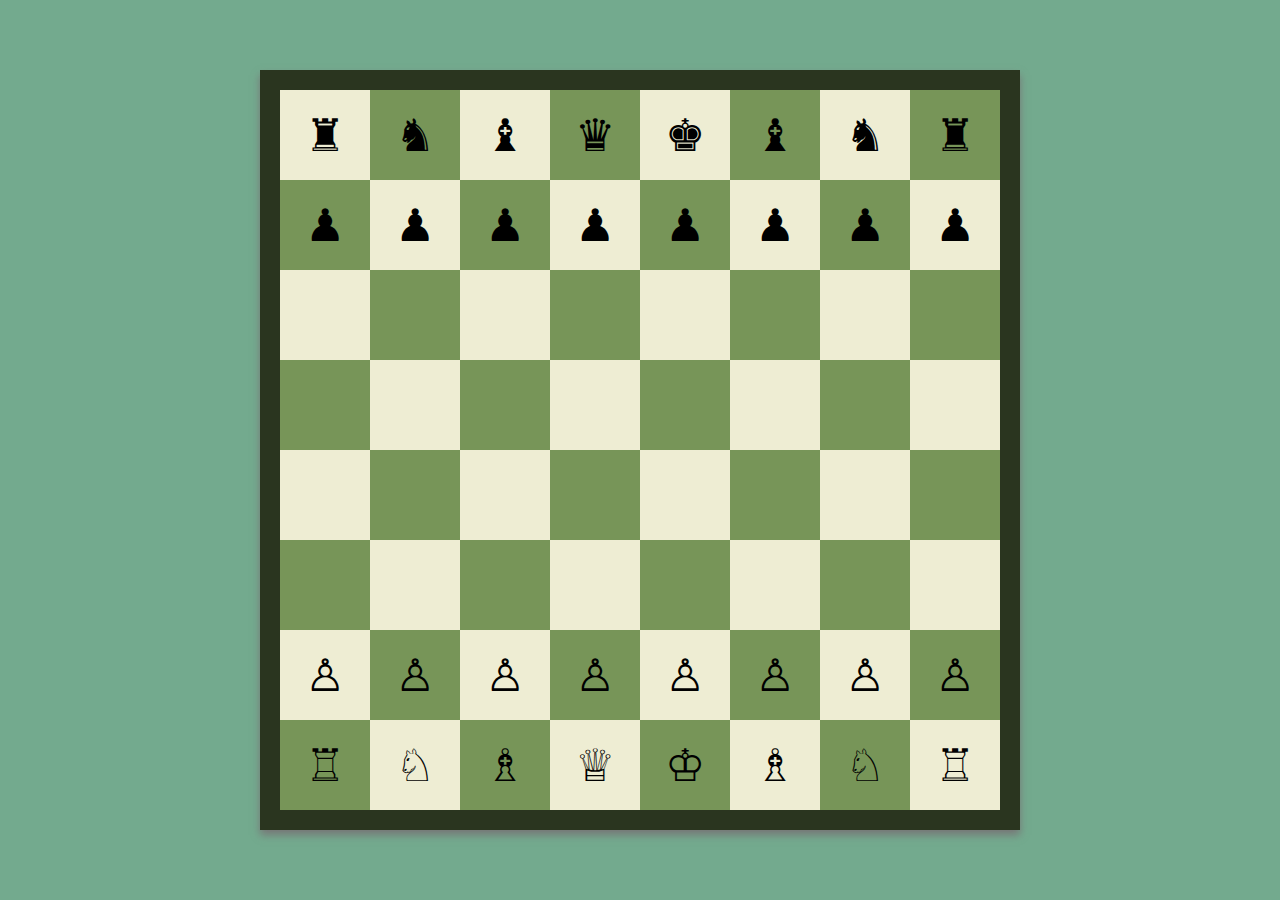
<file: chessboard/flex/index.html>
<!DOCTYPE html>
<html lang="en">
    <head>
        <meta charset="UTF-8">
        <meta name="viewport" content="width=device-width, initial-scale=1">
        <title>Chessboard - Flex</title>

        <link href="style.css" rel="stylesheet">
    </head>
    <body>
        <div id="main">
            <div class="container">
                <div class="row" id="row-1">
                    <div class="items" id="div-1" ondrop="drop(event)" ondragover="allowDrop(event)">
                        <span color="black" role="rook" id="rook-1" draggable="true" ondragstart="drag(event)">&#9820;</span>
                    </div>
                    <div class="items dark" id="div-2" ondrop="drop(event)" ondragover="allowDrop(event)">
                        <span color="black" role="horse" id="horse-1" draggable="true" ondragstart="drag(event)">&#9822;</span>
                    </div>
                    <div class="items" id="div-3" ondrop="drop(event)" ondragover="allowDrop(event)">
                        <span color="black" role="bishop" id="bishop-1" draggable="true" ondragstart="drag(event)">&#9821;</span>
                    </div>
                    <div class="items dark" id="div-4" ondrop="drop(event)" ondragover="allowDrop(event)">
                        <span color="black" role="queen" id="queen-1" draggable="true" ondragstart="drag(event)">&#9819;</span>
                    </div>
                    <div class="items" id="div-5" ondrop="drop(event)" ondragover="allowDrop(event)">
                        <span color="black" role="king" id="king-1" draggable="true" ondragstart="drag(event)">&#9818;</span>
                    </div>
                    <div class="items dark" id="div-6" ondrop="drop(event)" ondragover="allowDrop(event)">
                        <span color="black" role="bishop" id="bishop-1" draggable="true" ondragstart="drag(event)">&#9821;</span>
                    </div>
                    <div class="items" id="div-7" ondrop="drop(event)" ondragover="allowDrop(event)">
                        <span color="black" role="horse" id="horse-2" draggable="true" ondragstart="drag(event)">&#9822;</span>
                    </div>
                    <div class="items dark" id="div-8" ondrop="drop(event)" ondragover="allowDrop(event)">
                        <span color="black" role="rook" id="rook-1" draggable="true" ondragstart="drag(event)">&#9820;</span>
                    </div>
                </div>
                <div class="row" id="row-2">
                    <div class="items dark" id="div-9" ondrop="drop(event)" ondragover="allowDrop(event)">
                        <span color="black" role="pawn" id="pawn-1" draggable="true" ondragstart="drag(event)">&#9823;</span>
                    </div>
                    <div class="items" id="div-10" ondrop="drop(event)" ondragover="allowDrop(event)">
                        <span color="black" role="pawn" id="pawn-2" draggable="true" ondragstart="drag(event)">&#9823;</span>
                    </div>
                    <div class="items dark" id="div-11" ondrop="drop(event)" ondragover="allowDrop(event)">
                        <span color="black" role="pawn" id="pawn-3" draggable="true" ondragstart="drag(event)">&#9823;</span>
                    </div>
                    <div class="items" id="div-12" ondrop="drop(event)" ondragover="allowDrop(event)">
                        <span color="black" role="pawn" id="pawn-4" draggable="true" ondragstart="drag(event)">&#9823;</span>
                    </div>
                    <div class="items dark" id="div-13" ondrop="drop(event)" ondragover="allowDrop(event)">
                        <span color="black" role="pawn" id="pawn-5" draggable="true" ondragstart="drag(event)">&#9823;</span>
                    </div>
                    <div class="items" id="div-14" ondrop="drop(event)" ondragover="allowDrop(event)">
                        <span color="black" role="pawn" id="pawn-6" draggable="true" ondragstart="drag(event)">&#9823;</span>
                    </div>
                    <div class="items dark" id="div-15" ondrop="drop(event)" ondragover="allowDrop(event)">
                        <span color="black" role="pawn" id="pawn-7" draggable="true" ondragstart="drag(event)">&#9823;</span>
                    </div>
                    <div class="items" id="div-16" ondrop="drop(event)" ondragover="allowDrop(event)">
                        <span color="black" role="pawn" id="pawn-8" draggable="true" ondragstart="drag(event)">&#9823;</span>
                    </div>
                </div>
                <div class="row" id="row-3">
                    <div class="items" id="div-17" ondrop="drop(event)" ondragover="allowDrop(event)"></div>
                    <div class="items dark" id="div-18" ondrop="drop(event)" ondragover="allowDrop(event)"></div>
                    <div class="items" id="div-19" ondrop="drop(event)" ondragover="allowDrop(event)"></div>
                    <div class="items dark" id="div-20" ondrop="drop(event)" ondragover="allowDrop(event)"></div>
                    <div class="items" id="div-21" ondrop="drop(event)" ondragover="allowDrop(event)"></div>
                    <div class="items dark" id="div-22" ondrop="drop(event)" ondragover="allowDrop(event)"></div>
                    <div class="items" id="div-23" ondrop="drop(event)" ondragover="allowDrop(event)"></div>
                    <div class="items dark" id="div-24" ondrop="drop(event)" ondragover="allowDrop(event)"></div>
                </div>
                <div class="row" id="row-4">
                    <div class="items dark" id="div-25" ondrop="drop(event)" ondragover="allowDrop(event)"></div>
                    <div class="items" id="div-26" ondrop="drop(event)" ondragover="allowDrop(event)"></div>
                    <div class="items dark" id="div-27" ondrop="drop(event)" ondragover="allowDrop(event)"></div>
                    <div class="items" id="div-28" ondrop="drop(event)" ondragover="allowDrop(event)"></div>
                    <div class="items dark" id="div-29" ondrop="drop(event)" ondragover="allowDrop(event)"></div>
                    <div class="items" id="div-30" ondrop="drop(event)" ondragover="allowDrop(event)"></div>
                    <div class="items dark" id="div-31" ondrop="drop(event)" ondragover="allowDrop(event)"></div>
                    <div class="items" id="div-32" ondrop="drop(event)" ondragover="allowDrop(event)"></div>
                </div>
                <div class="row" id="row-5">
                    <div class="items" id="div-33" ondrop="drop(event)" ondragover="allowDrop(event)"></div>
                    <div class="items dark" id="div-34" ondrop="drop(event)" ondragover="allowDrop(event)"></div>
                    <div class="items" id="div-35" ondrop="drop(event)" ondragover="allowDrop(event)"></div>
                    <div class="items dark" id="div-36" ondrop="drop(event)" ondragover="allowDrop(event)"></div>
                    <div class="items" id="div-37" ondrop="drop(event)" ondragover="allowDrop(event)"></div>
                    <div class="items dark" id="div-38" ondrop="drop(event)" ondragover="allowDrop(event)"></div>
                    <div class="items" id="div-39" ondrop="drop(event)" ondragover="allowDrop(event)"></div>
                    <div class="items dark" id="div-40" ondrop="drop(event)" ondragover="allowDrop(event)"></div>
                </div>
                <div class="row" id="row-6">
                    <div class="items dark" id="div-41" ondrop="drop(event)" ondragover="allowDrop(event)"></div>
                    <div class="items" id="div-42" ondrop="drop(event)" ondragover="allowDrop(event)"></div>
                    <div class="items dark" id="div-43" ondrop="drop(event)" ondragover="allowDrop(event)"></div>
                    <div class="items" id="div-44" ondrop="drop(event)" ondragover="allowDrop(event)"></div>
                    <div class="items dark" id="div-45" ondrop="drop(event)" ondragover="allowDrop(event)"></div>
                    <div class="items" id="div-46" ondrop="drop(event)" ondragover="allowDrop(event)"></div>
                    <div class="items dark" id="div-47" ondrop="drop(event)" ondragover="allowDrop(event)"></div>
                    <div class="items" id="div-48" ondrop="drop(event)" ondragover="allowDrop(event)"></div>
                </div>
                <div class="row" id="row-7">
                    <div class="items" id="div-49" ondrop="drop(event)" ondragover="allowDrop(event)">
                        <span color="white" role="pawn" id="pawn-9" draggable="true" ondragstart="drag(event)">&#9817;</span>
                    </div>
                    <div class="items dark" id="div-50" ondrop="drop(event)" ondragover="allowDrop(event)">
                        <span color="white" role="pawn" id="pawn-10" draggable="true" ondragstart="drag(event)">&#9817;</span>
                    </div>
                    <div class="items" id="div-51" ondrop="drop(event)" ondragover="allowDrop(event)">
                        <span color="white" role="pawn" id="pawn-11" draggable="true" ondragstart="drag(event)">&#9817;</span>
                    </div>
                    <div class="items dark" id="div-52" ondrop="drop(event)" ondragover="allowDrop(event)">
                        <span color="white" role="pawn" id="pawn-12" draggable="true" ondragstart="drag(event)">&#9817;</span>
                    </div>
                    <div class="items" id="div-53" ondrop="drop(event)" ondragover="allowDrop(event)">
                        <span color="white" role="pawn" id="pawn-13" draggable="true" ondragstart="drag(event)">&#9817;</span>
                    </div>
                    <div class="items dark" id="div-54" ondrop="drop(event)" ondragover="allowDrop(event)">
                        <span color="white" role="pawn" id="pawn-14" draggable="true" ondragstart="drag(event)">&#9817;</span>
                    </div>
                    <div class="items" id="div-55" ondrop="drop(event)" ondragover="allowDrop(event)">
                        <span color="white" role="pawn" id="pawn-15" draggable="true" ondragstart="drag(event)">&#9817;</span>
                    </div>
                    <div class="items dark" id="div-56" ondrop="drop(event)" ondragover="allowDrop(event)">
                        <span color="white" role="pawn" id="pawn-16" draggable="true" ondragstart="drag(event)">&#9817;</span>
                    </div>
                </div>
                <div class="row" id="row-8">
                    <div class="items dark" id="div-57" ondrop="drop(event)" ondragover="allowDrop(event)">
                        <span color="black" role="rook" id="rook-3" draggable="true" ondragstart="drag(event)">&#9814;</span>
                    </div>
                    <div class="items" id="div-58" ondrop="drop(event)" ondragover="allowDrop(event)">
                        <span color="black" role="horse" id="horse-3" draggable="true" ondragstart="drag(event)">&#9816;</span>
                    </div>
                    <div class="items dark" id="div-59" ondrop="drop(event)" ondragover="allowDrop(event)">
                        <span color="black" role="bishop" id="bishop-3" draggable="true" ondragstart="drag(event)">&#9815;</span>
                    </div>
                    <div class="items" id="div-60" ondrop="drop(event)" ondragover="allowDrop(event)">
                        <span color="black" role="queen" id="queen-2" draggable="true" ondragstart="drag(event)">&#9813;</span>
                    </div>
                    <div class="items dark" id="div-61" ondrop="drop(event)" ondragover="allowDrop(event)">
                        <span color="black" role="king" id="king-2" draggable="true" ondragstart="drag(event)">&#9812;</span>
                    </div>
                    <div class="items" id="div-62" ondrop="drop(event)" ondragover="allowDrop(event)">
                        <span color="black" role="bishop" id="bishop-4" draggable="true" ondragstart="drag(event)">&#9815;</span>
                    </div>
                    <div class="items dark" id="div-63" ondrop="drop(event)" ondragover="allowDrop(event)">
                        <span color="black" role="horse" id="horse-4" draggable="true" ondragstart="drag(event)">&#9816;</span>
                    </div>
                    <div class="items" id="div-64" ondrop="drop(event)" ondragover="allowDrop(event)">
                        <span color="black" role="rook" id="rook-4" draggable="true" ondragstart="drag(event)">&#9814;</span>
                    </div>
                </div>
            </div>
        </div>
    </body>
<script>
    function drag (event) {
        event.dataTransfer.setData('text', event.target.id)
    }

    function drop (event) {
        event.preventDefault()
        event.target.appendChild(document.getElementById(event.dataTransfer.getData('text')))
    }

    function allowDrop (event) {
        event.preventDefault()
    }
</script>
</html>
</file>
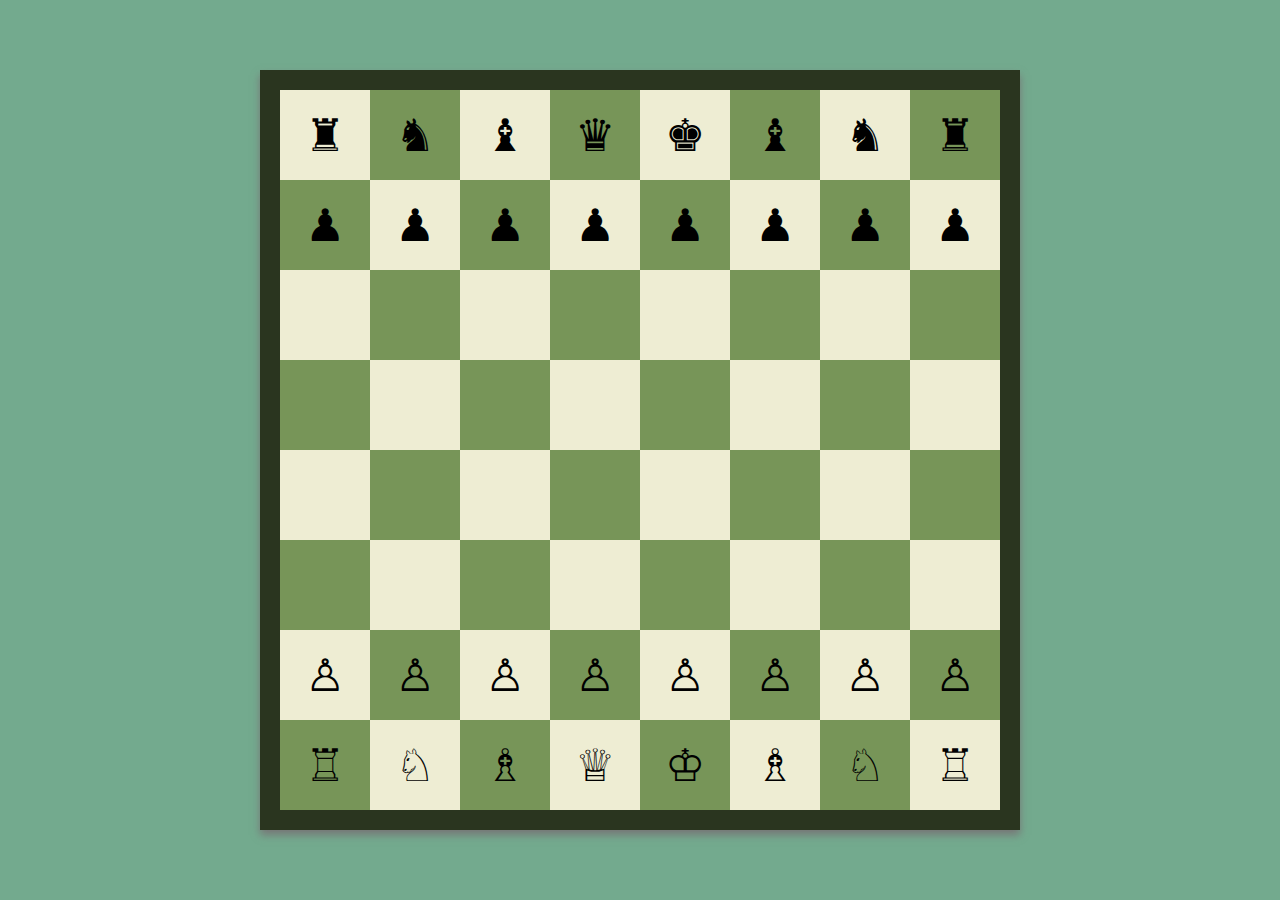
<file: chessboard/grid/index.html>
<!DOCTYPE html>
<html lang="en">
    <head>
        <meta charset="UTF-8">
        <meta name="viewport" content="width=device-width, initial-scale=1">
        <title>Chessboard - Grid</title>

        <link href="style.css" rel="stylesheet">
    </head>
    <body>
        <div class="grid">
            <div class="box" id="div-1" ondrop="drop(event)" ondragover="allowDrop(event)">
                <span color="black" role="rook" id="rook-1" draggable="true" ondragstart="drag(event)">&#9820;</span>
            </div>
            <div class="box dark" id="div-2" ondrop="drop(event)" ondragover="allowDrop(event)">
                <span color="black" role="horse" id="horse-1" draggable="true" ondragstart="drag(event)">&#9822;</span>
            </div>
            <div class="box" id="div-3" ondrop="drop(event)" ondragover="allowDrop(event)">
                <span color="black" role="bishop" id="bishop-1" draggable="true" ondragstart="drag(event)">&#9821;</span>
            </div>
            <div class="box dark" id="div-4" ondrop="drop(event)" ondragover="allowDrop(event)">
                <span color="black" role="queen" id="queen-1" draggable="true" ondragstart="drag(event)">&#9819;</span>
            </div>
            <div class="box" id="div-5" ondrop="drop(event)" ondragover="allowDrop(event)">
                <span color="black" role="king" id="king-1" draggable="true" ondragstart="drag(event)">&#9818;</span>
            </div>
            <div class="box dark" id="div-6" ondrop="drop(event)" ondragover="allowDrop(event)">
                <span color="black" role="bishop" id="bishop-1" draggable="true" ondragstart="drag(event)">&#9821;</span>
            </div>
            <div class="box" id="div-7" ondrop="drop(event)" ondragover="allowDrop(event)">
                <span color="black" role="horse" id="horse-2" draggable="true" ondragstart="drag(event)">&#9822;</span>
            </div>
            <div class="box dark" id="div-8" ondrop="drop(event)" ondragover="allowDrop(event)">
                <span color="black" role="rook" id="rook-1" draggable="true" ondragstart="drag(event)">&#9820;</span>
            </div>
            <div class="box dark" id="div-9" ondrop="drop(event)" ondragover="allowDrop(event)">
                <span color="black" role="pawn" id="pawn-1" draggable="true" ondragstart="drag(event)">&#9823;</span>
            </div>
            <div class="box" id="div-10" ondrop="drop(event)" ondragover="allowDrop(event)">
                <span color="black" role="pawn" id="pawn-2" draggable="true" ondragstart="drag(event)">&#9823;</span>
            </div>
            <div class="box dark" id="div-11" ondrop="drop(event)" ondragover="allowDrop(event)">
                <span color="black" role="pawn" id="pawn-3" draggable="true" ondragstart="drag(event)">&#9823;</span>
            </div>
            <div class="box" id="div-12" ondrop="drop(event)" ondragover="allowDrop(event)">
                <span color="black" role="pawn" id="pawn-4" draggable="true" ondragstart="drag(event)">&#9823;</span>
            </div>
            <div class="box dark" id="div-13" ondrop="drop(event)" ondragover="allowDrop(event)">
                <span color="black" role="pawn" id="pawn-5" draggable="true" ondragstart="drag(event)">&#9823;</span>
            </div>
            <div class="box" id="div-14" ondrop="drop(event)" ondragover="allowDrop(event)">
                <span color="black" role="pawn" id="pawn-6" draggable="true" ondragstart="drag(event)">&#9823;</span>
            </div>
            <div class="box dark" id="div-15" ondrop="drop(event)" ondragover="allowDrop(event)">
                <span color="black" role="pawn" id="pawn-7" draggable="true" ondragstart="drag(event)">&#9823;</span>
            </div>
            <div class="box" id="div-16" ondrop="drop(event)" ondragover="allowDrop(event)">
                <span color="black" role="pawn" id="pawn-8" draggable="true" ondragstart="drag(event)">&#9823;</span>
            </div>
            <div class="box" id="div-17" ondrop="drop(event)" ondragover="allowDrop(event)"></div>
            <div class="box dark" id="div-18" ondrop="drop(event)" ondragover="allowDrop(event)"></div>
            <div class="box" id="div-19" ondrop="drop(event)" ondragover="allowDrop(event)"></div>
            <div class="box dark" id="div-20" ondrop="drop(event)" ondragover="allowDrop(event)"></div>
            <div class="box" id="div-21" ondrop="drop(event)" ondragover="allowDrop(event)"></div>
            <div class="box dark" id="div-22" ondrop="drop(event)" ondragover="allowDrop(event)"></div>
            <div class="box" id="div-23" ondrop="drop(event)" ondragover="allowDrop(event)"></div>
            <div class="box dark" id="div-24" ondrop="drop(event)" ondragover="allowDrop(event)"></div>
            <div class="box dark" id="div-25" ondrop="drop(event)" ondragover="allowDrop(event)"></div>
            <div class="box" id="div-26" ondrop="drop(event)" ondragover="allowDrop(event)"></div>
            <div class="box dark" id="div-27" ondrop="drop(event)" ondragover="allowDrop(event)"></div>
            <div class="box" id="div-28" ondrop="drop(event)" ondragover="allowDrop(event)"></div>
            <div class="box dark" id="div-29" ondrop="drop(event)" ondragover="allowDrop(event)"></div>
            <div class="box" id="div-30" ondrop="drop(event)" ondragover="allowDrop(event)"></div>
            <div class="box dark" id="div-31" ondrop="drop(event)" ondragover="allowDrop(event)"></div>
            <div class="box" id="div-32" ondrop="drop(event)" ondragover="allowDrop(event)"></div>
            <div class="box" id="div-33" ondrop="drop(event)" ondragover="allowDrop(event)"></div>
            <div class="box dark" id="div-34" ondrop="drop(event)" ondragover="allowDrop(event)"></div>
            <div class="box" id="div-35" ondrop="drop(event)" ondragover="allowDrop(event)"></div>
            <div class="box dark" id="div-36" ondrop="drop(event)" ondragover="allowDrop(event)"></div>
            <div class="box" id="div-37" ondrop="drop(event)" ondragover="allowDrop(event)"></div>
            <div class="box dark" id="div-38" ondrop="drop(event)" ondragover="allowDrop(event)"></div>
            <div class="box" id="div-39" ondrop="drop(event)" ondragover="allowDrop(event)"></div>
            <div class="box dark" id="div-40" ondrop="drop(event)" ondragover="allowDrop(event)"></div>
            <div class="box dark" id="div-41" ondrop="drop(event)" ondragover="allowDrop(event)"></div>
            <div class="box" id="div-42" ondrop="drop(event)" ondragover="allowDrop(event)"></div>
            <div class="box dark" id="div-43" ondrop="drop(event)" ondragover="allowDrop(event)"></div>
            <div class="box" id="div-44" ondrop="drop(event)" ondragover="allowDrop(event)"></div>
            <div class="box dark" id="div-45" ondrop="drop(event)" ondragover="allowDrop(event)"></div>
            <div class="box" id="div-46" ondrop="drop(event)" ondragover="allowDrop(event)"></div>
            <div class="box dark" id="div-47" ondrop="drop(event)" ondragover="allowDrop(event)"></div>
            <div class="box" id="div-48" ondrop="drop(event)" ondragover="allowDrop(event)"></div>
            <div class="box" id="div-49" ondrop="drop(event)" ondragover="allowDrop(event)">
                <span color="white" role="pawn" id="pawn-9" draggable="true" ondragstart="drag(event)">&#9817;</span>
            </div>
            <div class="box dark" id="div-50" ondrop="drop(event)" ondragover="allowDrop(event)">
                <span color="white" role="pawn" id="pawn-10" draggable="true" ondragstart="drag(event)">&#9817;</span>
            </div>
            <div class="box" id="div-51" ondrop="drop(event)" ondragover="allowDrop(event)">
                <span color="white" role="pawn" id="pawn-11" draggable="true" ondragstart="drag(event)">&#9817;</span>
            </div>
            <div class="box dark" id="div-52" ondrop="drop(event)" ondragover="allowDrop(event)">
                <span color="white" role="pawn" id="pawn-12" draggable="true" ondragstart="drag(event)">&#9817;</span>
            </div>
            <div class="box" id="div-53" ondrop="drop(event)" ondragover="allowDrop(event)">
                <span color="white" role="pawn" id="pawn-13" draggable="true" ondragstart="drag(event)">&#9817;</span>
            </div>
            <div class="box dark" id="div-54" ondrop="drop(event)" ondragover="allowDrop(event)">
                <span color="white" role="pawn" id="pawn-14" draggable="true" ondragstart="drag(event)">&#9817;</span>
            </div>
            <div class="box" id="div-55" ondrop="drop(event)" ondragover="allowDrop(event)">
                <span color="white" role="pawn" id="pawn-15" draggable="true" ondragstart="drag(event)">&#9817;</span>
            </div>
            <div class="box dark" id="div-56" ondrop="drop(event)" ondragover="allowDrop(event)">
                <span color="white" role="pawn" id="pawn-16" draggable="true" ondragstart="drag(event)">&#9817;</span>
            </div>
            <div class="box dark" id="div-57" ondrop="drop(event)" ondragover="allowDrop(event)">
                <span color="black" role="rook" id="rook-3" draggable="true" ondragstart="drag(event)">&#9814;</span>
            </div>
            <div class="box" id="div-58" ondrop="drop(event)" ondragover="allowDrop(event)">
                <span color="black" role="horse" id="horse-3" draggable="true" ondragstart="drag(event)">&#9816;</span>
            </div>
            <div class="box dark" id="div-59" ondrop="drop(event)" ondragover="allowDrop(event)">
                <span color="black" role="bishop" id="bishop-3" draggable="true" ondragstart="drag(event)">&#9815;</span>
            </div>
            <div class="box" id="div-60" ondrop="drop(event)" ondragover="allowDrop(event)">
                <span color="black" role="queen" id="queen-2" draggable="true" ondragstart="drag(event)">&#9813;</span>
            </div>
            <div class="box dark" id="div-61" ondrop="drop(event)" ondragover="allowDrop(event)">
                <span color="black" role="king" id="king-2" draggable="true" ondragstart="drag(event)">&#9812;</span>
            </div>
            <div class="box" id="div-62" ondrop="drop(event)" ondragover="allowDrop(event)">
                <span color="black" role="bishop" id="bishop-4" draggable="true" ondragstart="drag(event)">&#9815;</span>
            </div>
            <div class="box dark" id="div-63" ondrop="drop(event)" ondragover="allowDrop(event)">
                <span color="black" role="horse" id="horse-4" draggable="true" ondragstart="drag(event)">&#9816;</span>
            </div>
            <div class="box" id="div-64" ondrop="drop(event)" ondragover="allowDrop(event)">
                <span color="black" role="rook" id="rook-4" draggable="true" ondragstart="drag(event)">&#9814;</span>
            </div>
        </div>
    </body>

<script>
    function drag (event) {
        event.dataTransfer.setData('text', event.target.id)
    }

    function drop (event) {
        event.preventDefault()
        event.target.appendChild(document.getElementById(event.dataTransfer.getData('text')))
    }

    function allowDrop (event) {
        event.preventDefault()
    }
</script>
</html>
</file>
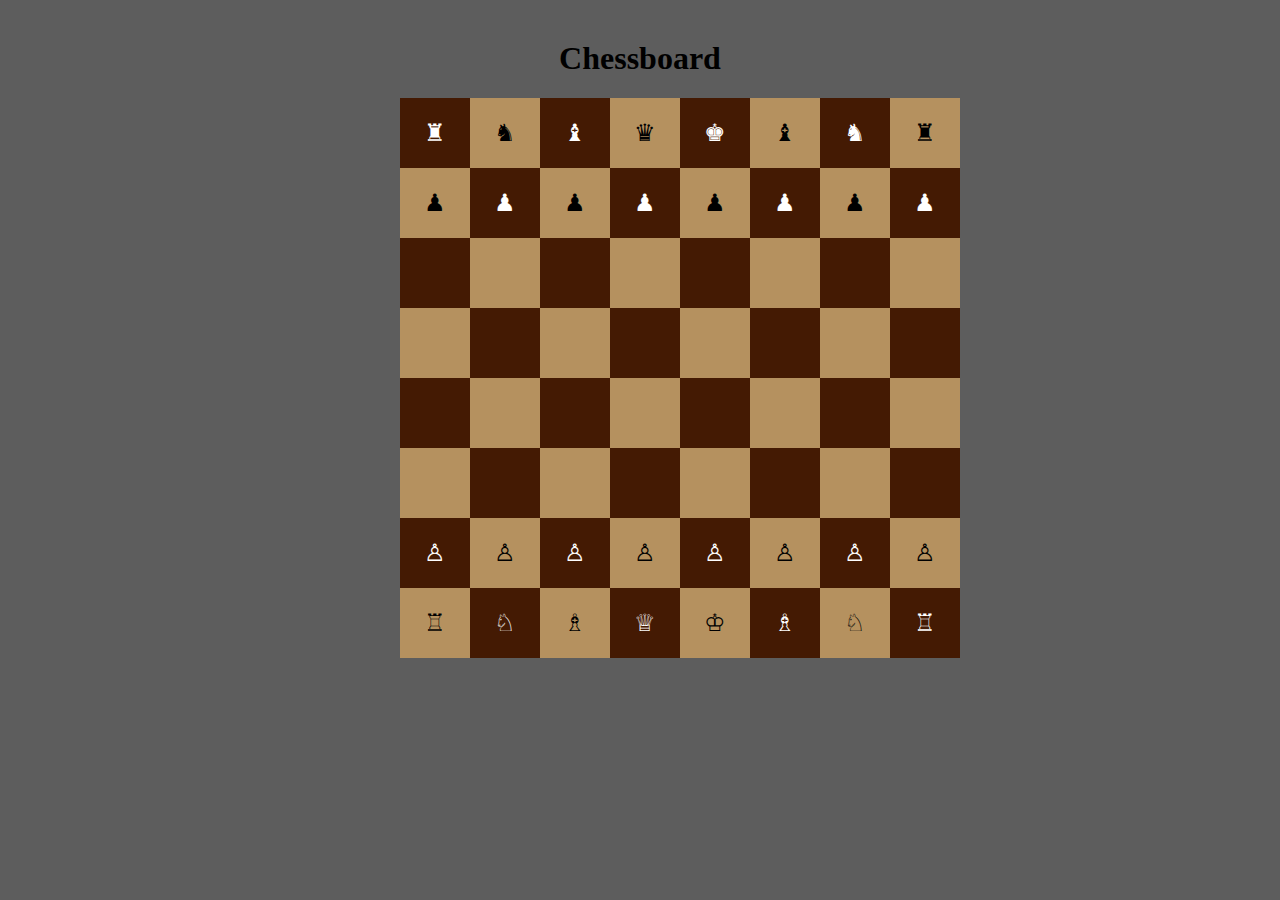
<file: chess/grid.html>
<!DOCTYPE html>
<html lang="en">
<head>
  <meta charset="UTF-8">
  <meta http-equiv="X-UA-Compatible" content="IE=edge">
  <meta name="viewport" content="width=device-width, initial-scale=1.0">
  <!-- Main CSS -->
  <link rel="stylesheet" href="grid.css">
  <title>Chessboard Grid</title>
</head>
<body>
  <h1>Chessboard</h1>
  <div class="board">
    <!-- Row 1 -->
    <div class="cell brown">&#9820;</div>
    <div class="cell">&#9822;</div>
    <div class="cell brown">&#9821;</div>
    <div class="cell">&#9819;</div>
    <div class="cell brown">&#9818;</div>
    <div class="cell">&#9821;</div>
    <div class="cell brown">&#9822;</div>
    <div class="cell">&#9820;</div>
    <!-- Row 2 -->
    <div class="cell">&#9823;</div>
    <div class="cell brown">&#9823;</div>
    <div class="cell">&#9823;</div>
    <div class="cell brown">&#9823;</div>
    <div class="cell">&#9823;</div>
    <div class="cell brown">&#9823;</div>
    <div class="cell">&#9823;</div>
    <div class="cell brown">&#9823;</div>
    <!-- Row 3 -->
    <div class="cell brown"></div>
    <div class="cell"></div>
    <div class="cell brown"></div>
    <div class="cell"></div>
    <div class="cell brown"></div>
    <div class="cell"></div>
    <div class="cell brown"></div>
    <div class="cell"></div>
    <!-- Row 4 -->
    <div class="cell"></div>
    <div class="cell brown"></div>
    <div class="cell"></div>
    <div class="cell brown"></div>
    <div class="cell"></div>
    <div class="cell brown"></div>
    <div class="cell"></div>
    <div class="cell brown"></div>
    <!-- Row 5 -->
    <div class="cell brown"></div>
    <div class="cell"></div>
    <div class="cell brown"></div>
    <div class="cell"></div>
    <div class="cell brown"></div>
    <div class="cell"></div>
    <div class="cell brown"></div>
    <div class="cell"></div>
    <!-- Row 6 -->
    <div class="cell"></div>
    <div class="cell brown"></div>
    <div class="cell"></div>
    <div class="cell brown"></div>
    <div class="cell"></div>
    <div class="cell brown"></div>
    <div class="cell"></div>
    <div class="cell brown"></div>
    <!-- Row 7 -->
    <div class="cell brown">&#9817;</div>
    <div class="cell">&#9817;</div>
    <div class="cell brown">&#9817;</div>
    <div class="cell">&#9817;</div>
    <div class="cell brown">&#9817;</div>
    <div class="cell">&#9817;</div>
    <div class="cell brown">&#9817;</div>
    <div class="cell">&#9817;</div>
    <!-- Row 8 -->
    <div class="cell">&#9814;</div>
    <div class="cell brown">&#9816;</div>
    <div class="cell">&#9815;</div>
    <div class="cell brown">&#9813;</div>
    <div class="cell">&#9812;</div>
    <div class="cell brown">&#9815;</div>
    <div class="cell">&#9816;</div>
    <div class="cell brown">&#9814;</div>
  </div>
</body>
</html>
</file>
<file: calculator/style.css>
* {
  box-sizing: border-box;
  margin: 0 !important;
}

body {
  display: flex;
  align-items: center;
  justify-content: center;
  height: 100vh;
}

.calculator input,
.number, .tiles   {
  font-family: 'Space Mono';
}

body          {
  background: #F6F6F6;
  padding-bottom: 30px;
  padding-top: 30px;  
}

.calculator   {
  max-width: 400px;
  margin: 0 auto;
  border: 2px solid #111;
  border-radius: 5px;
  border-radius: 15px;
  overflow: hidden;
}

.calculator input   {
  background: none;
  border: none;
  box-shadow: none;
  outline: none;
  padding: 20px 10px;
  width: 100%;
  border-bottom: 1px solid #111;
  border-top: 2px solid #111;
  color: #fff;
  text-align: right;
  font-size: 30px;
  border-radius: 0;
  background: #343434;
}

.number, .tiles  {
  background: #484848;
  border: 1px solid #111; 
  padding: 15px 20px;
  color: #EEE; 
  border-radius: 5px; 
  font-size: 15px; 
  cursor: pointer;
}

.calculator-buttons {
  padding: 20px;
  display: grid;
  grid-template-columns: 1fr 1fr 1fr 1fr;
  grid-gap: 15px;
  background: #3E3E3E;
}

#clear-btn {
  grid-column: span 2;
}

.is-zero {
  grid-column: span 3;
}

#equals-btn {
  grid-column: span 1;
}

#clear-btn   {
  background: #e64e3e85;
}
  
  #equals-btn {
    background: #42781E;
  }

#history-panel {
  width: 100%;
  height: auto;
  background: #313131;
  display: flex;
  padding: 20px;
  color: #fff;
  flex-direction: column;
  justify-content: flex-end;
  min-height: 125px;
}

.history-container {
  display: flex;
  justify-content: space-between;
  padding: 5px 0;
}

.items {
  flex: 1 1 0;
}

.equal {
  width: 100px;
}

.items:nth-child(3) {
  text-align: right;
}

.items:nth-child(2) {
  text-align: center;
}
</file>
<file: chess/main.css>
body {
  height: 100vh;
  width: 100vw;
  display: flex;
  justify-content: center;
  align-items: center;
  flex-direction: column;
}

.board {
  border: 1px solid;
  width: 480px;
  height: 480px;
  display: flex;
  flex-wrap: wrap;  
}

.cell {
  height: 60px;
  width: 60px;
  display: flex;
  justify-content: center;
  align-items: center;
  font-size: 45px;
}

.gray {
  background: grey;
}

@media(max-width: 767px) {
  .board {
    width: 240px;
    height: 240px;
  }

  .cell {
    height: 30px;
    width: 30px;
    font-size: 20px;
  }
}
</file>
<file: form/main.css>
* {
  box-sizing: border-box;
  margin: 0;
  padding: 0;
}

body {
  background-image: url(img/bg-intro-mobile.png);
  background-color:hsl(0, 100%, 74%);
  background-repeat: none;
  background-size: cover;
  font-family: 'Poppins', sans-serif;
  font-size: 16px;
  height: 100vh;
  width: 100%;
}

/* ********************* 
General
********************* */
.left,
.right h3 {
  text-align: center;
}

input,
label,
select {
  margin-bottom: 15px;
}

/* colors */
.red {
  color: hsl(0, 100%, 74%);
}

.green {
  color: hsl(154, 59%, 51%);
}

.blue {
  color: hsl(248, 32%, 49%);
}

.dark-blue {
  color: hsl(249, 10%, 26%);
}

.gray-blue {
  color: hsl(246, 25%, 77%);
}

/* ********************* 
Main
********************* */
main {
  width: 300px;
  margin: 100px auto;
}
/* Left Side */
.left {
  color: #fff;
  font-size: 0.9rem;
}

.left p{
  line-height: 25px;
  margin: 15px 0 50px 0;
}

/* Right Side  */
.right {
  font-size: 0.9rem;
  color:hsl(249, 10%, 26%);
}

.right h3 {
  background-color:hsl(248, 32%, 49%);
  border-radius: 8px;
  box-shadow: 0 5px rgba(0, 0, 0, 0.2);
  color: #fff;
  font-size: 1rem;
  font-weight: 300;
  margin: 15px 0 30px 0;
  padding: 15px 20px;

}

.right h3 span {
  font-weight: 700;
}

/* Form */
.box {
  background-color: #fff;
  border-radius: 8px;
  box-shadow: 0 8px rgba(0, 0, 0, 0.2);
  padding: 15px 20px;
}

/* inputs */
input[type=number] {
  appearance: none;
}

input[type=submit] {
  color: #fff;
  cursor: pointer;
  background-color:hsl(154, 59%, 51%);
  border-radius: 5px;
  border: none;
  box-shadow: 1px 3px rgba(0, 0, 0, 0.3);
  font-family: 'Poppins', sans-serif;
  font-size: 1rem;
  font-weight: 500;
  margin-top: 20px;
  padding: 15px 20px;
  text-transform: uppercase;
  width: 260px;
}

input[type=text],
input[type=number],
input[type=email] {
  padding: 15px 10px;
  width: 260px;
  border-radius: 5px;
  border: 1px solid rgba(0, 0, 0, 0.3);
}

textarea {
  width: 260px;
}

/* ********************* 
Footer
********************* */

footer {
  color:rgba(0, 0, 0, 0.3);
  clear: both;
  width: 100%;
  padding: 10px 10px 0px 10px;
  height: 40px;
  display: flex;
  justify-content: center;
}


/* ********************* 
Media Query: 
Desktop
********************* */
@media (min-width: 1440px) {
  body {
    background-image: url(img/bg-intro-desktop.png);
  }

  /* ********************* 
  Main
  ********************* */
  main {
    display: flex;
    width: 100%;
    height: 100vh;
    justify-content: center;
    align-items: center;
    margin: 0 auto;
  }
  
  /* ********************* 
  left 
  ********************* */
  .left {
    font-size: 1.5rem;
    text-align: left;
    width: 500px;
    margin-right: 150px;
  }

  .left p {
    font-size: 0.9rem;
    width: 443px;
  }

  /* ********************* 
  right
  ********************* */
  .right {
    width: 500px;
  }

  #survey-form {
    height: 500px;
    overflow-y: scroll; 
  }

  .scrollbar::-webkit-scrollbar-track {
    box-shadow: inset 0 0 6px rgba(0,0,0,0.3);
    border-radius: 10px;
    background-color: #F5F5F5;
  }

  .scrollbar::-webkit-scrollbar {
    width: 12px;
    background-color: #F5F5F5;
  }

  .scrollbar::-webkit-scrollbar-thumb {
    border-radius: 10px;
    box-shadow: inset 0 0 6px hsl(249, 10%, 26%);
    background-color: #555;
  }

    /* inputs */
  input[type=submit] {
    width: 425px;
  }

  input[type=text],
  input[type=number],
  input[type=email] {
    padding: 15px 10px;
    width: 425px;
    border-radius: 5px;
    border: 1px solid hsl(249, 10%, 26%);
  }
  
  textarea{
    width: 425px;
  }

}
</file>
<file: survey-form/style.css>
* {
    margin: 0;
    padding: 0;
    box-sizing: border-box;
    font-family: 'Open Sans', sans-serif;
}

.container {
    width: 100%;
    min-height: 100vh;
    display: flex;
    flex-direction: row;
    flex-wrap: wrap;
    justify-content: center;
    align-items: center;
    background: #f2f2f2;
    min-width: 400px !important;
}

.wrap-container {
    width: 100%;
    background: #fff;
    overflow: hidden;
    display: flex;
    flex-wrap: wrap;
    align-items: stretch;
    flex-direction: row-reverse;
}

.form {
    width: 620px;
    min-height: 100vh;
    display: block;
    padding: 20px 55px 55px;
}

.form-display {
    padding: 145px 55px 25px 55px;
}

@media (min-width: 620px) {
    .container-img {
        width: calc(100% - 620px);
        background-repeat: no-repeat;
        background-size: cover;
        background-position: center;
        position: relative;
        z-index: 1;
        padding: 30px 15px 0;
        max-width: 100%;
        height: auto;
        object-position: center;
        background-image: url(background.jpg);
    }
}

.container-img::before {
    content: "";
    display: block;
    position: absolute;
    z-index: -1;
    width: 100%;
    height: 100%;
    top: 0;
    left: 0;
    background: rgba(0,0,0,.1);
    background-size: cover;
}

.wrap {
    width: 100%;
    position: relative;
    border: 1px solid #e6e6e6;
    margin-bottom: 20px;
    border-radius: 5px;
}

.half {
    width: 50% !important;
}

.field-label, #name-label, #email-label, #number-label {
    font-size: 11px;
    color: #666;
    line-height: 1.2;
    text-transform: uppercase;
    padding: 15px 0 2px 8px;
    font-weight: 600;
}

input[type=text], #name, #email, #number, #genders {
    height: 48px;
    display: flex;
    width: 100%;
    background: 0 0;
    font-size: 18px;
    color: #404b46;
    line-height: 1.2;
    padding: 0 14px;
    align-items: center;
}

input {
    outline: none !important;
    border: none;
}

.header-info {
    padding: 10px;
    text-align: center;
}

#description {
    padding: 10px 0 35px 0;
}

select {
    border: none !important;
    background-color: transparent !important;
    padding: 10px 20px 10px 20px!important;
    width: 100%;
    outline: none !important;
    font-size: 18px !important;
}

.radio {
    display: grid;
    grid-template-columns: min-content auto;
    grid-gap: 1.5em;
    padding: 5px;
    font-size: 14px !important;
}

textarea {
    min-height: 130px;
    padding-top: 14px;
    padding-bottom: 15px;
    outline: none;
    border: none;
    padding: 12px 28px;
    display: block;
    width: 100%;
    font-size: 18px;
    color: #404b46;
    overflow: auto;
    resize: vertical;
}

#submit {
    width: 100%;
    height: 50px;
    border-radius: 10px;
    background: #6675df;
    font-size: 12px;
    color: #fff;
    line-height: 1.2;
    text-transform: uppercase;
    letter-spacing: 1px;
    transition: all .4s;
    display: flex;
    justify-content: center;
    align-items: center;
    padding: 0 20px;
    font-weight: 700;
}

#submit:hover {
    background: #404b46 !important;
    cursor: pointer;
}

button {
    border: none !important;
    outline: none !important;
}

.no-border {
    border: none !important;
    margin-bottom: 15px !important;
}

.hobbies {
    padding: 10px 15px;
}

.checkbox {
    column-count: 2;
}

fieldset.group  { 
    margin: 0; 
    padding: 0; 
    margin-bottom: 1.25em; 
    padding: .125em; 
    border: 1px solid #e6e6e6;
    border-radius: 5px;
} 
  
fieldset.group legend { 
    margin: 0; 
    padding: 5px; 
    margin-left: 8px; 
    font-size: 11px;
    color: #666;
    line-height: 1.2;
    text-transform: uppercase;
    font-weight: 600;
} 

ul.checkbox  { 
    margin: 0; 
    padding: 10px 10px 10px 0; 
    margin-left: 20px; 
    list-style: none; 
} 

ul.checkbox li { 
    display: flex;
    align-items: center;
    padding: 3px;
    color: #404b46;
} 

ul.checkbox li input { 
    margin-right: .5em; 
    width: 15px;
    height: 15px;
} 

ul.checkbox li label { 
    font-size: 14px;
} 
  
.field-focus {
    transition: 0.4s;
}

.field-focus ~ .focus-border:before,
.field-focus ~ .focus-border:after {
    content: ""; 
    position: absolute; 
    top: 0; 
    left: 0; 
    width: 0; 
    height: 1px; 
    background-color: #6675df; 
    transition: 0.3s;
}

.field-focus ~ .focus-border:after {
    top: auto; 
    bottom: 0; 
    left: auto; 
    right: 0;
}

.field-focus ~ .focus-border i:before,
.field-focus ~ .focus-border i:after {
    content: ""; 
    position: absolute; 
    top: 0; 
    left: 0; 
    width: 1px; 
    height: 0; 
    background-color: #6675df; 
    transition: 0.4s;
}
.field-focus ~ .focus-border i:after{
    left: auto; 
    right: 0; 
    top: auto; 
    bottom: 0;
}

.field-focus:focus ~ .focus-border:before,
.field-focus:focus ~ .focus-border:after{
    width: 100%; 
    transition: 0.3s;
}

.field-focus:focus ~ .focus-border i:before,
.field-focus:focus ~ .focus-border i:after{
    height: 100%; 
    transition: 0.4s;
}
  
.custom-select select {
    display: none !important; 
}
  
.select-selected {
    color: #404b46;
}
  
.select-selected:after {
    position: absolute;
    content: "";
    right: 25px;
    bottom: 15px;
    border: 6px solid transparent;
    border-color: #404b46 transparent transparent transparent;
}
  
.select-selected.select-arrow-active:after {
    border-color: transparent transparent #404b46 transparent;
    right: 25px;
    bottom: 22px;
}
  
.select-items div, .select-selected {
    padding: 14px 15px 14px 15px;
    cursor: pointer;
    user-select: none;
}
  
.select-items {
    position: absolute;
    background-color: #fff;
    color: #404b46 !important;
    top: 100%;
    left: 0;
    right: 0;
    z-index: 99;
    margin-top: 5px;
    box-shadow: 0 3px 10px 0 rgb(0 0 0 / 25%) !important;
    border-radius: 5px;
}
  
.select-hide {
    display: none;
}
  
.select-items div:hover, .same-as-selected {
    background-color: #6675df;
    color: #fff !important;
}

.select-items div:first-child:hover {
    border-top-left-radius: 5px;
    border-top-right-radius: 5px;
}

.select-items div:last-child:hover {
    border-bottom-left-radius: 5px;
    border-bottom-right-radius: 5px;
}

.container-checkbox {
    display: block;
    position: relative;
    padding-left: 23px;
    cursor: pointer;
    font-size: 14px;
    -webkit-user-select: none;
    -moz-user-select: none;
    -ms-user-select: none;
    user-select: none;
    margin-bottom: 10px;
}
  
.container-checkbox input {
    position: absolute;
    opacity: 0;
    cursor: pointer;
    height: 0;
    width: 0;
}
  
.checkmark {
    position: absolute;
    top: 0;
    left: 0;
    height: 17px;
    width: 17px;
    background-color: #eee;
    border: rgb(235, 227, 227) 1px solid;
}
  
.container-checkbox:hover input ~ .checkmark {
    background-color: #ccc;
}
  
.container-checkbox input:checked ~ .checkmark {
    background-color: #6675df;
}
  
.checkmark:after {
    content: "";
    position: absolute;
    display: none;
}
  
.container-checkbox input:checked ~ .checkmark:after {
    display: block;
}
  
.container-checkbox .checkmark:after {
    top: 2px;
    right: 5px;
    width: 3px;
    height: 7px;
    border: solid white;
    border-width: 0 2px 2px 0;
    -webkit-transform: rotate(45deg);
    -ms-transform: rotate(45deg);
    transform: rotate(45deg);
}

.form-container {
    width: 800px;
    background: #fff;
    border-radius: 10px;
    overflow: hidden;
    display: flex;
    align-items: center;
    justify-content: center;
}

.bg-gray {
    background: #e6e6e6 !important;
}

.bg-white {
    background: #fff !important;
}

.padding-50 {
    padding: 50px !important;
}

#overlay {
    position: fixed;
    display: none; 
    width: 100%; 
    height: 100%; 
    top: 0;
    left: 0;
    right: 0;
    bottom: 0;
    background-color: rgba(0,0,0,0.6); 
    z-index: 2; 
    cursor: pointer; 
}

#overlay-content {
    position: absolute;
    top: 50%;
    left: 50%;
    color: #fff;
    transform: translate(-50%,-50%);
    -ms-transform: translate(-50%,-50%);
    text-align: center;
}
</file>
<file: tic-tac-toe/main.css>
* {
  box-sizing: border-box;
  padding: 0;
  margin: 0;
}

body {
  background: url('img/white.jfif');
  background-position: center center;
  background-size: 100% 140%;
  background-repeat: no-repeat;
  display: flex;  
  flex-direction: column;
  justify-content: center;
  align-items: center;
  font-family: 'Amatic SC',sans-serif;
  font-weight: 700;
  font-size: 3rem;
  height: 100vh;
  width: 100%;
  overflow: hidden;
}

/* **************
Select Box
************** */
.select-box {
  position: fixed;
  top: 50%;
  left: 50%;
  transform: translate(-50%, -50%);
  background: #fff;
  padding: 20px 25px 25px;
  border-radius: 5px;
  max-width: 100%;
  max-height: 250px;
  width: 300px;
  height: 100vh;
  z-index: 100;
  overflow: hidden;
  transition: all 0.3s ease;
} 

.select-box.hide {
  opacity: 0;
  pointer-events: none;
  transform: translate(-50%, -50%) scale(0.9);
}

.select-box header {
  font-size: 3rem;
  font-weight: 600px;
  padding-bottom: 10px;
  border-bottom: 1px solid #ccc;
}

.select-box .title {
  font-size:1.5rem;
  font-weight: 500;
  margin: 20px 0;
}

.select-box .options {
  display: flex;
  width: 100%;
}

.options button {
  width: 100%;
  font-size: 18px;
  font-weight: 500;
  padding: 8px 0;
  border: none;
  outline: none;
  border-radius: 5px;
  color: #fff;
  cursor: pointer;
}

.options button.playerX {
  margin-right: 5px;
  background: #fe5c5c;
}

.options button.playerO {
  margin-left: 5px;
  background: #ffbf00;
}

.options button:hover,
.result-box .btn-close button:hover {
  transform: scale(0.96);
}

/* **************
Game Title
************** */
.game-title {
  opacity: 0;
}

.game-title.show {
  opacity: 1;
}

/* **************
Game Container 
************** */
.game-container {
  opacity: 0;
  pointer-events: none;
  transition: all 0.3s ease;
}

.game-container.show {
  opacity: 1;
  pointer-events: auto;
}

.game-container section {
  display: flex;
}

.game-container span {
  display: block;
  margin: 8px;
  height: 150px;
  width: 150px;
  background: #add8e6;
  border-radius: 10px;
  font-size: 5rem;
  font-family: 'Glory', sans-serif;
  text-align: center;
  line-height: 80px;
  color: #fff;
}

/* **************
Cell
************** */
.game-container .cell {
  cursor: pointer;
  display: flex;
  justify-content: center;
  align-items: center;
  transition: 0.3s;
}

.game-container .cell.hide {
  pointer-events: none;
}

.cell:hover {
  background: #333;
}

.no-click {
  pointer-events: none;
  cursor: default;
}

.highlight {
  background-color: #022d36;
}

/* **************
Play Board 
************** */
.play-board {
  position: absolute;
  top: 85%;
  left: 50%;
  width: 150px;
  transform: translate(-50%, -50%) scale(-0.9);
  opacity: 0;
  pointer-events: none;
}

.play-board.show {
  opacity: 1;
  pointer-events: auto;
  transform: translate(-50%, -50%) scale(1);
}

.play-board .details {
  background: #fff;
  padding: 7px;
  border-radius: 5px;
}

.play-board .details .players {
  position: relative;
  display: flex;
  width: 100%;
  justify-content: space-around;
}

.players.active span:first-child {
  color: #add8e6;
}

.players.active span:nth-child(2) {
  color: #fff;
  background: #ffbf00;
}

.players.active .slider {
  left: 50%;
}

.play-board .details span {
  color: #add8e6;
  width: 100%;
  text-align: center;
  border-radius: 5px;
  padding: 7px 0;
  font-size: 19px;
  font-weight: 500;
  font-family: 'Glory', sans-serif;
  position: relative;
  z-index: 5;
  transition: all 0.3s ease;
}

.details span:first-child {
  color: #fff;
}

.details span.active {
  color: #fff;
  background: #fe5c5c;
}

.details .slider {
  position: absolute;
  top: 0;
  left: 0;
  height: 100%;
  width: 50%;
  background: #fe5c5c;
  border-radius: 5px;
  z-index: 2;
  transition: all 0.1s ease;
}

/* **************
Result Box
************** */
.result-box {
  background: #fff;
  padding: 20px;
  border-radius: 5px;
  position: absolute;
  top: 50%;
  left: 50%;
  transform: translate(-50%, -50%);
  height: 100vh;
  max-height: 150px;
  width: 100%;
  max-width: 210px;
  text-align: center;
  overflow: hidden;
  opacity: 0;
  pointer-events: none;
}

.result-box.show {
  opacity: 1;
  pointer-events: auto;
}

.result-box .won-text {
  font-size: 3rem;
  font-weight: 500;
  display: flex;
  justify-content: center;
  text-align: center;
}

.result-box .btn-close {
  display: flex;
  margin-top: 10px;
  justify-content: center;
}

.result-box .btn-close button {
  font-family: sans-serif;
  font-size: 1rem;
  font-weight: 500;
  padding: 8px 20px;
  border: none;
  outline: none;
  background: #add8e6;
  border-radius: 5px;
  color: #fff;
  cursor: pointer;
  transition: all 0.3s ease;
  letter-spacing: 5px;
}

/* **************
Buttons 
************** */
.buttons {
  margin-top: 20px;
  opacity: 0;
  pointer-events: none;
  transition: all 0.5s ease-in;
}

.buttons.show {
  opacity: 1;
  pointer-events: auto;
}

.buttons span {
  margin: 0 30px;
}

.prev,
.next,
.reload {
  width: 50px;
  cursor: pointer;
  transition: all 0.3s ease;
}

.prev:hover,
.next:hover {
  color: #ffbf00;
}

.reload:hover {
  color: #fe5c5c;
}
</file>
<file: tribute-page/main.css>
* {
  box-sizing: border-box;
  margin: 0;
  padding: 0;
}

/* ******************
General
****************** */

body {
  font-family: 'Poppins', sans-serif;
  font-size: 14px;
  width: 100%;
  height: 100vh;
  background: url(images/apple.jpg);
  background-position: center;
  background-repeat: no-repeat;
  background-size: cover;
}

a  {
  text-decoration: none;
  color: #fff;
}

ul {
  list-style-type: none;
  display: flex;
}

ul li {
  font-size: 16px;
  font-weight: 400;
  padding: 0 20px;
  margin: 25px 0;
  cursor: pointer;
}

header {
  display: flex;
  justify-content: center;
}


/* ******************
Main 
****************** */
main {
  font-family: 'Teko', sans-serif;
  margin: 0 auto;
  color: #fff;
  display: flex;
  flex-direction: column;
  justify-content: center;
  align-items: center;
  font-size: 3rem;
  height: 80vh;
}

/* ******************
Biography
****************** */
.bio {
  margin-top: 100px;
  height: 100vh;
  width: 100%;
}

#img-div {
  display: flex;
  flex-direction: column;
  justify-content: center;
  align-items: center;
  padding: 100px 0;
}

#img-div p {
  margin-bottom: 20px;
}

#img-div a {
  color: #000;
}

#img-caption {
  text-align: center;
  width: 375px;
  line-height: 25px;
}

h3 {
  margin: 20px 0;
}

button {
  padding: 8px 10px;
  cursor: pointer;
  letter-spacing: 3px;
  border: solid 2px #1f1f1f;
  background: transparent;
  color: #1f1f1f;
  border-radius: 8px;
}

button:hover {
  background: #1f1f1f;
  color: #fff;
}

/* ******************
Footer
****************** */
#footer {
  position: relative;
  clear: both;
  width: 100%;
  padding: 10px 10px 0px 10px;
  height: 40px;
  display: flex;
  justify-content: center;
}

/* ******************
Tablet and Desktop
****************** */
@media (min-width: 768px) {
  /* ******************
  Biography
  ****************** */
  .bio {
    height: 60vh;
    padding: 50px;
  }

  #img-div {
    flex-direction: row;
  }

  #img-caption {
    margin-left: 100px;
  }

  #img-caption {
    width: 700px;
  }
}
</file>
<file: tribute/assets/css/style.css>
* {
    margin: 0 auto;
    font-family: 'Open Sans', sans-serif;
    scroll-behavior: smooth;
    box-sizing: border-box;
}

:root {
    --typewriterSpeed: 4s;
    --typewriterCharacters: 15;
}

@-webkit-keyframes fade {
    from {opacity: .4}
    to {opacity: 1}
}

@keyframes fade {
    from {opacity: .4}
    to {opacity: 1}
}

@keyframes typewriter {
    to { 
        left: 100%; 
    }
}

@keyframes blink {
    to { 
        background: transparent;
    }
}

@keyframes fadeInUp {
    to {
        opacity: 1;
        transform: translateY(0);
    }
}

#main {
    width: 100%;
    display: flex;
    flex-direction: column;
    justify-content: flex-start;
    color: #797979;
    min-width: 600px;
}

#main h1, h2, h3 {
    color: #343148;
}

.text-center {
    text-align: center !important;
}

#tribute-link {
    color: #fff !important
}

#tribute-link:hover {
    outline: 2px solid #343148;
    background: #fff;
    color: #343148 !important;
}

#image {
    max-width: 100%;
    height: auto;
    object-position: center;
}

.slide-img {
    width: 100%;
    object-fit: cover;
    height: 500px;
    background-size: auto;
}

#about .container img {
    max-width: 80%;
}

.center-image {
    display: block;
    margin: 0 auto;
}

#title {
    font-size: 35px;
    color: #fff;
    font-weight: 700;
    letter-spacing: 10px;
}

#tribute-info, #slideshow-content {
    padding-top: 15px;
}

.navbar {
    position: absolute;
    width: 100%;
    padding: 20px 60px;
    background: #343148;
    z-index: 9;
    transition: .5s;
    top: 0;
}

.navbar .nav-sticky {
    background: #343148 !important; 
    padding: 10px 60px;
}

.navbar-top {
    background: rgba(0, 0, 0, .2) !important;
}

.navbar a.nav-link {
    letter-spacing: 1px;
    text-transform: uppercase;
}

.nav-sticky {
    position: fixed;
    box-shadow: 0 2px 5px rgb(0 0 0 / 30%);
}

.navbar-nav {
    flex-direction: row;
}

.navbar-nav .nav-link:hover, .navbar-nav .nav-link.active {
    background: rgba(256, 256, 256, .1);
    transition: none;
}

.navbar-nav .nav-link, .navbar-nav .nav-link:focus, .navbar-nav .nav-link:hover, .navbar-nav .nav-link.active {
    padding: 10px 10px 8px 10px;
    color: #ffffff;
}

.navbar .nav-link, .btn {
    text-decoration: none;
}

.container {
    flex-wrap: wrap;
    justify-content: space-between;
    min-width: 100%;
    position: relative;
}

.header {
    width: 100%;
    margin-bottom: 45px;
    overflow: hidden;
    background: #F7CAC9;
}

#about {
    width: 100%;
    height: auto;
    background: #fff;
}

#slideshow {
    width: 100%;
    height: auto;
    background-attachment: fixed;
    background-repeat: no-repeat;
    background-size: cover;
}

.quick-facts {
    width: 100%;
    height: auto;
    margin-bottom: 45px;
    background: #fff;
    position: relative;
}

.flex {
    display: flex;
}

.align-items-center {
    align-items: center !important;
}

.header-text {
    position: relative;
    justify-content: center;
    flex-direction: column;
    padding: 0 70px;
}

.header .header-text h1 {
    color: #343148;
    font-size: 60px;
    font-weight: 700;
}

#img-caption {
    padding: 30px 0;
    font-style: italic;
    font-size: 25px;
    line-height: 40px !important;
    opacity: 0;
    transform: translateY(3rem);
    animation: 
        fadeInUp 2s ease 
        calc(var(--typewriterSpeed) + 1s) forwards;
    color: #343148;
}

.w-half {
    max-width: 50%;
}

.w-one-third {
    max-width: 75%;
}

.btn {
    padding: 20px;
    font-size: 18px;
    font-weight: 600;
    letter-spacing: 1px;
    color: #F7CAC9;
    background: #343148;
    border-radius: 0;
    transition: .3s;
    margin-right: 10px;
}

#img-div {
    height: 100vh;
}

.section-header {
    padding: 70px;
}

.section-header p {
    display: inline-block;
    margin-bottom: 20px;
    position: relative;
    font-size: 16px;
}

.section-header h2 {
    margin: 0;
    position: relative;
    font-size: 40px;
    font-weight: 700;
}

.section-header h3 {
    color: #343148;
    font-size: 20px;
    font-weight: 700;
    margin-bottom: 20px;
}

.quick-facts .quick-facts-item {
    position: relative;
    width: 100%;
    text-align: center;
    margin: 10px;
    padding: 30px;
    border: 1px solid rgba(0, 0, 0, .07);
    transition: .3s;
}

.quick-facts-item p {
    margin: 0;
    font-size: 16px !important;
}

.quick-facts .quick-facts-item:hover, .quick-facts .quick-facts-item.active {
    background: #343148;
    color: #fff;
}

.quick-facts .quick-facts-item h3 {
    margin-bottom: 20px;
}

.quick-facts .quick-facts-item:hover h3, .quick-facts .quick-facts-item.active h3 {
    color: #F7CAC9;
}

.footer {
    position: relative;
    margin-top: 50px;
    background: #343148;
    width: 100%;
    height: 70px;
    color: #343148;
}

.copyright {
    color: #fff;
    text-align: center;
}

.slideshow-container {
    position: relative;
    margin: auto;
    padding: 25px 0;
}
  
.slides {
    display: none;
}
  
.prev, .next {
    cursor: pointer;
    position: absolute;
    top: 40%;
    padding: 16px;
    color: rgba(0, 0, 0, 0.068);
    font-weight: bold;
    font-size: 18px;
    transition: 0.6s ease;
    border-radius: 0 3px 3px 0;
    user-select: none;
    padding: 25px;
}
  
.next {
    right: 0;
    border-radius: 3px 0 0 3px;
    margin-right: 70px;
}
  
.prev:hover, .next:hover {
    background-color: rgba(0, 0, 0, 0.116);
    color: rgba(0, 0, 0, 0.623);
}
  
.dot {
    cursor: pointer;
    height: 10px;
    width: 10px;
    margin: 0 2px;
    background-color: #bbb;
    border-radius: 50%;
    display: inline-block;
    transition: background-color 0.6s ease;
}
  
.active, .dot:hover {
    background-color: #343148;
}
  
.fade {
    -webkit-animation-name: fade;
    -webkit-animation-duration: 1.5s;
    animation-name: fade;
    animation-duration: 1.5s;
}

#about p, #slideshow p {
    text-align: justify;
}

p {
    line-height: 25px !important;
}

hr {
    margin-bottom: 15px;
    background-color: #F7CAC9;
    height: 2px;
    border: none;
    margin-top: -53px;
}

.semi-title {
    display: inline-block;
    padding: 20px 0;
    font-size: 16px;
    font-weight: 600;
    background-color: #fff;
    padding-right: 10px;
    padding-left: 10px;
}

.quick-facts-item > div > img {
    margin: 0 auto;
    width: 120px;
    padding: 13px;
    border-radius: 100px;
    border: 1px solid rgba(0, 0, 0, .07);
    background: #ffffff;
    transition: .5s;
    margin-top: -95px;
    margin-bottom: 15px;
    padding-top: 15px;
}

#quick-facts .section-header {
    padding-bottom: 100px !important;
}

#facts {
    padding-top: 0px !important;
}

.typewriter {
    position: relative;
    width: max-content;
}

.typewriter::before,
.typewriter::after {
    content: '';
    position: absolute;
    top: 0;
    right: 0;
    bottom: 0;
    left: 0;
}

.typewriter::before {    
    background: #F7CAC9;
    animation: typewriter var(--typewriterSpeed) steps(var(--typewriterCharacters)) 1s forwards;
}

.typewriter::after {
    width: 0.125em;
    background: #343148;
    animation: 
        typewriter 
        var(--typewriterSpeed) 
        steps(var(--typewriterCharacters)) 1s forwards,
        blink 1s
        steps(var(--typewriterCharacters)) infinite;
}
</file>
<file: chessboard/flex/style.css>
* {
    margin: 0;
}

#main {
    height: 100vh;
    width: 100%;
    display: flex;
    align-items: center;
    justify-content: center;
    background-color: #73AA8E;
}

.container {
    border: 1px solid black;
    border: 20px solid #2A351F;
    box-shadow: 0 5px 8px #777;
}

.row {
    display: flex;
}

.items {
    display: flex;
    align-items: center;
    justify-content: center;
    width: calc(10vh);
    height: calc(10vh);
    font-size: calc(5vh);
    background-color: #EEEDD3;
}

.dark {
    background-color: #779558;
}

span {
    cursor: pointer;
}
</file>
<file: chessboard/grid/style.css>
* {
    margin: 0;
}

body {
    height: 100vh;
    display: flex;
    align-items: center;
    background-color: #73AA8E;
}

.grid {
    display: grid;
    grid-template-columns: repeat(8, [col] 10vh);
    grid-template-rows: repeat(8, [row] 10vh);
    border: 20px solid #2A351F;
    box-shadow: 0 5px 8px #777;
    margin: 0 auto;
    background-color: #EEEDD3;
}

.dark {
    background-color: #779558 !important;
}

.box {
    display: flex;
    font-size: calc(5vh);
    align-items: center;
    justify-content: center;
}

span {
    cursor: pointer;
}
</file>
<file: chess/grid.css>
body {
  margin: 40px;
  background-color: #5d5d5d;
}

h1 {
  text-align: center;
}

.board {
  width: 480px;
  margin: 0 auto;
  display: grid;
  grid-gap: 0;
  grid-template-columns: repeat(8, 70px);
  grid-template-rows: repeat(8, 70px);
  grid-auto-flow: row;
}

.cell {
  display: flex;
  align-items: center;
  justify-content: center;
  padding: 20px;
  font-size: 150%;
  background-color: #b5915f;
  color: #000;
  text-align: center;
}

.brown {
  background-color: #441a03;
  color: #fff;
}

@media(max-width: 767px) {
  .board {
    width: 240px;
    height: 240px;
    grid-template-columns: repeat(8, 30px);
    grid-template-rows: repeat(8, 30px);
  }

  .cell {
    height: 10px;
    width: 10px;
    font-size: 20px;
    padding: 10px;

  }
}
</file>
